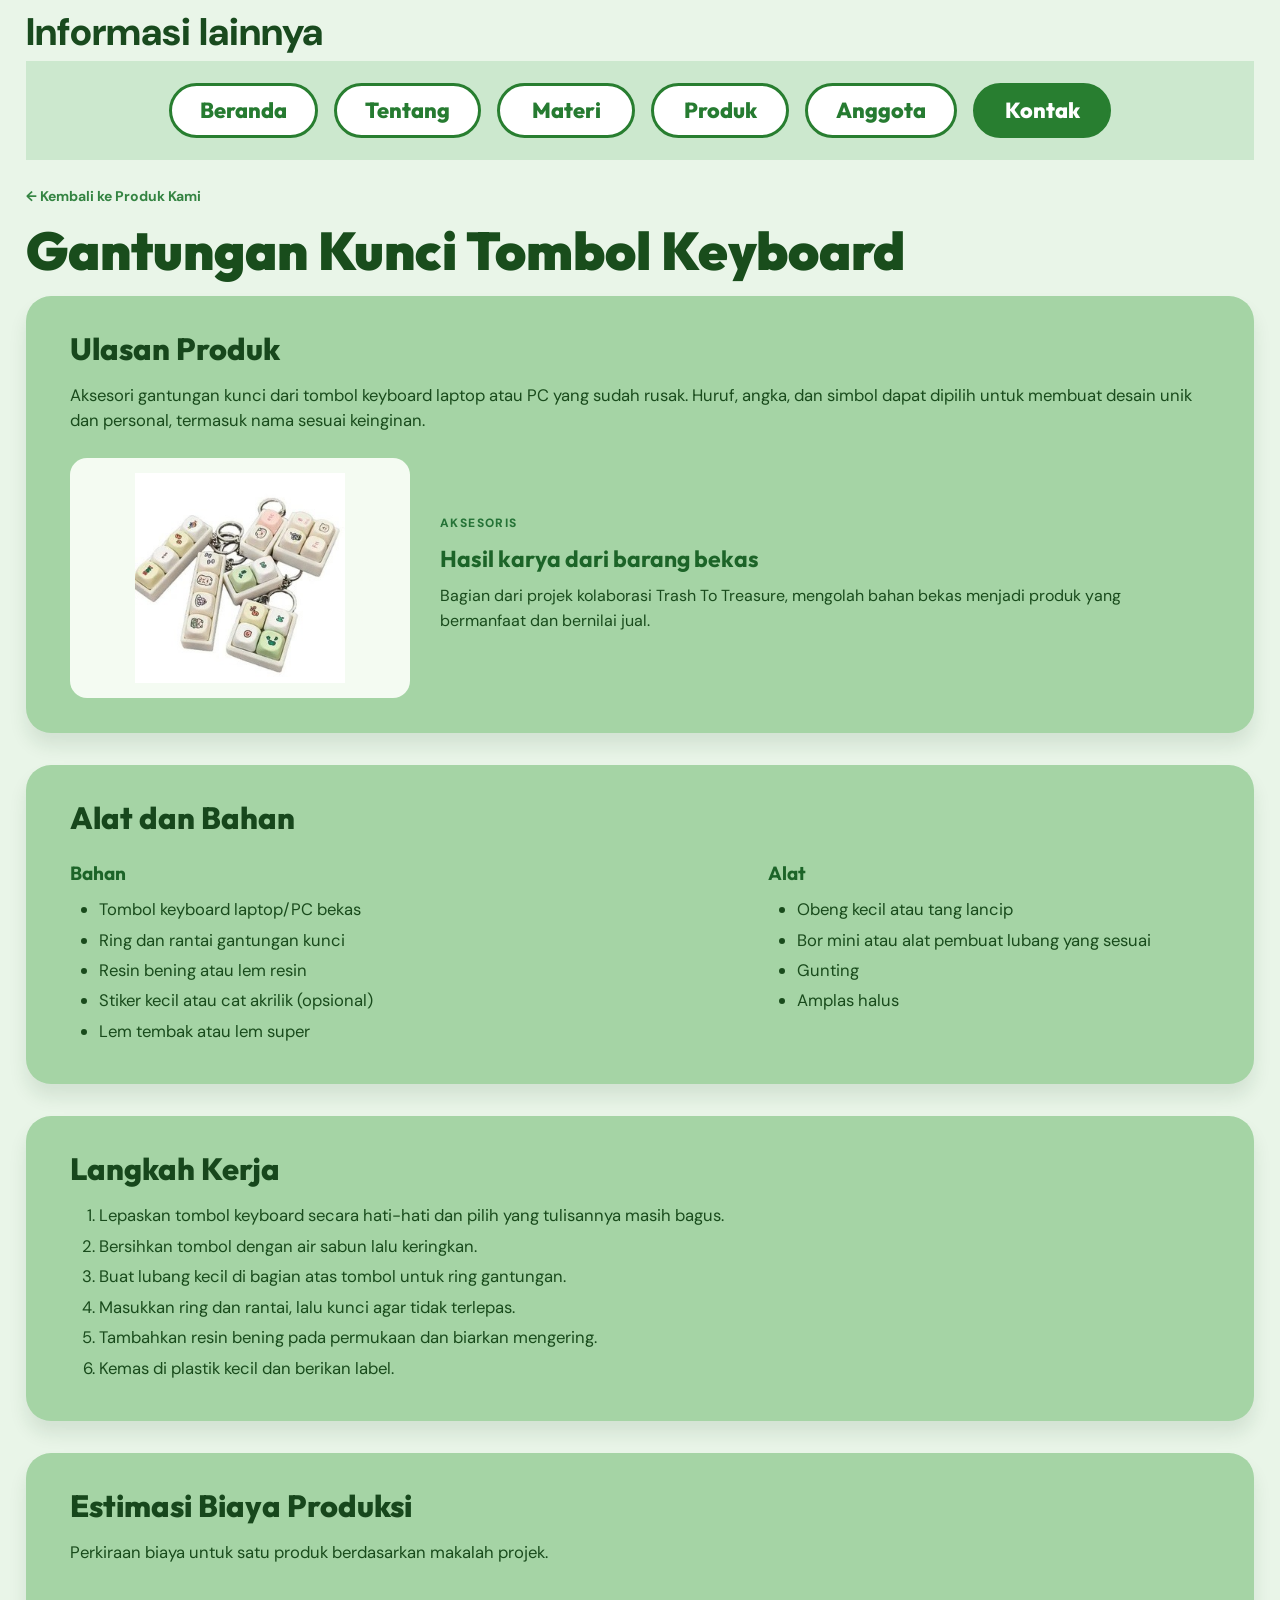
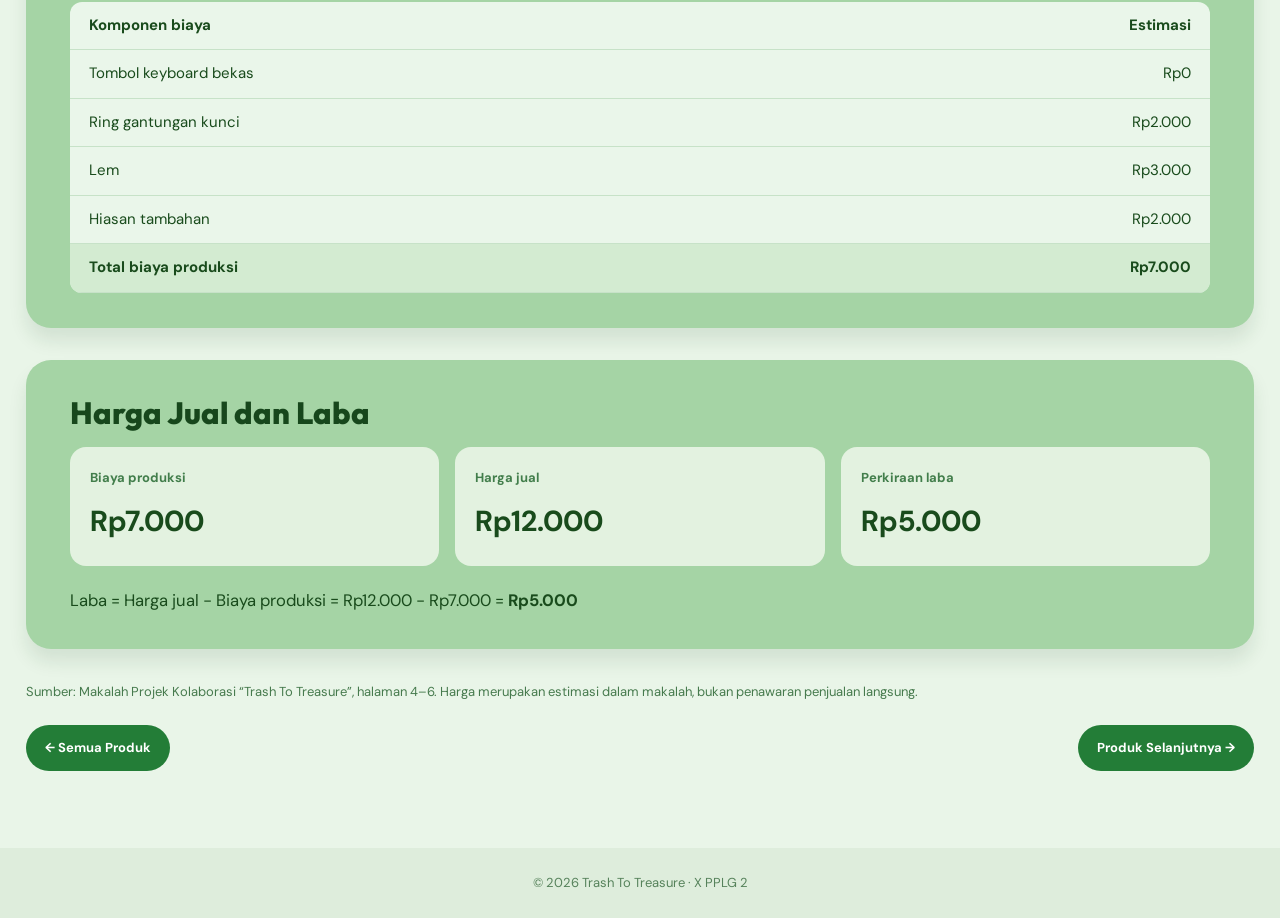
<file: produk-ganci-keyboard.html>
<!DOCTYPE html>

<html lang="id"><head><meta charset="utf-8"/><meta content="width=device-width, initial-scale=1" name="viewport"/><meta content="#e8f4e7" name="theme-color"/><title>Gantungan Kunci Tombol Keyboard | Trash To Treasure</title><link href="https://fonts.googleapis.com" rel="preconnect"/><link crossorigin="" href="https://fonts.gstatic.com" rel="preconnect"/><link href="https://fonts.googleapis.com/css2?family=DM+Sans:wght@400;500;600;700;800&amp;family=Outfit:wght@400;500;600;700;800;900&amp;display=swap" rel="stylesheet"/><link href="style.css" rel="stylesheet"/></head>
<body class="detail-body"><main class="detail-wrapper"><div class="other-heading">Informasi lainnya</div><nav aria-label="Navigasi situs" class="detail-navbar"><a href="index.html#beranda">Beranda</a><a href="index.html#tentang">Tentang</a><a href="index.html#materi">Materi</a><a href="index.html#produk">Produk</a><a href="index.html#anggota">Anggota</a><a class="nav-contact" href="index.html#kontak">Kontak</a></nav><a class="detail-back" href="index.html#produk">← Kembali ke Produk Kami</a><h1 class="detail-title">Gantungan Kunci Tombol Keyboard</h1>
<section class="detail-panel"><h2>Ulasan Produk</h2><p>Aksesori gantungan kunci dari tombol keyboard laptop atau PC yang sudah rusak. Huruf, angka, dan simbol dapat dipilih untuk membuat desain unik dan personal, termasuk nama sesuai keinginan.</p><div class="detail-showcase"><img alt="Gantungan Kunci Tombol Keyboard" src="gantungan-keyboard.jpg"/><div><span class="detail-category">AKSESORIS</span><h3>Hasil karya dari barang bekas</h3><p>Bagian dari projek kolaborasi Trash To Treasure, mengolah bahan bekas menjadi produk yang bermanfaat dan bernilai jual.</p></div></div></section>
<section class="detail-panel"><h2>Alat dan Bahan</h2><div class="detail-two-col"><div><h3>Bahan</h3><ul><li>Tombol keyboard laptop/PC bekas</li><li>Ring dan rantai gantungan kunci</li><li>Resin bening atau lem resin</li><li>Stiker kecil atau cat akrilik (opsional)</li><li>Lem tembak atau lem super</li></ul></div><div><h3>Alat</h3><ul><li>Obeng kecil atau tang lancip</li><li>Bor mini atau alat pembuat lubang yang sesuai</li><li>Gunting</li><li>Amplas halus</li></ul></div></div></section>
<section class="detail-panel"><h2>Langkah Kerja</h2><ol><li>Lepaskan tombol keyboard secara hati-hati dan pilih yang tulisannya masih bagus.</li><li>Bersihkan tombol dengan air sabun lalu keringkan.</li><li>Buat lubang kecil di bagian atas tombol untuk ring gantungan.</li><li>Masukkan ring dan rantai, lalu kunci agar tidak terlepas.</li><li>Tambahkan resin bening pada permukaan dan biarkan mengering.</li><li>Kemas di plastik kecil dan berikan label.</li></ol></section>
<section class="detail-panel"><h2>Estimasi Biaya Produksi</h2><p>Perkiraan biaya untuk satu produk berdasarkan makalah projek.</p><div class="detail-cost-table-wrap"><table class="detail-cost-table"><thead><tr><th>Komponen biaya</th><th>Estimasi</th></tr></thead><tbody><tr><td>Tombol keyboard bekas</td><td>Rp0</td></tr><tr><td>Ring gantungan kunci</td><td>Rp2.000</td></tr><tr><td>Lem</td><td>Rp3.000</td></tr><tr><td>Hiasan tambahan</td><td>Rp2.000</td></tr><tr class="total"><th>Total biaya produksi</th><th>Rp7.000</th></tr></tbody></table></div></section>
<section class="detail-panel"><h2>Harga Jual dan Laba</h2><div class="detail-totals"><div><span>Biaya produksi</span><strong>Rp7.000</strong></div><div><span>Harga jual</span><strong>Rp12.000</strong></div><div><span>Perkiraan laba</span><strong>Rp5.000</strong></div></div><p class="detail-formula">Laba = Harga jual − Biaya produksi = Rp12.000 − Rp7.000 = <strong>Rp5.000</strong></p></section>
<p class="detail-reference">Sumber: Makalah Projek Kolaborasi “Trash To Treasure”, halaman 4–6. Harga merupakan estimasi dalam makalah, bukan penawaran penjualan langsung.</p><nav class="detail-bottom-nav"><a href="index.html#produk">← Semua Produk</a><a href="produk-hiasan-motherboard.html">Produk Selanjutnya →</a></nav></main><footer class="detail-footer">© 2026 Trash To Treasure · X PPLG 2</footer></body></html>
</file>
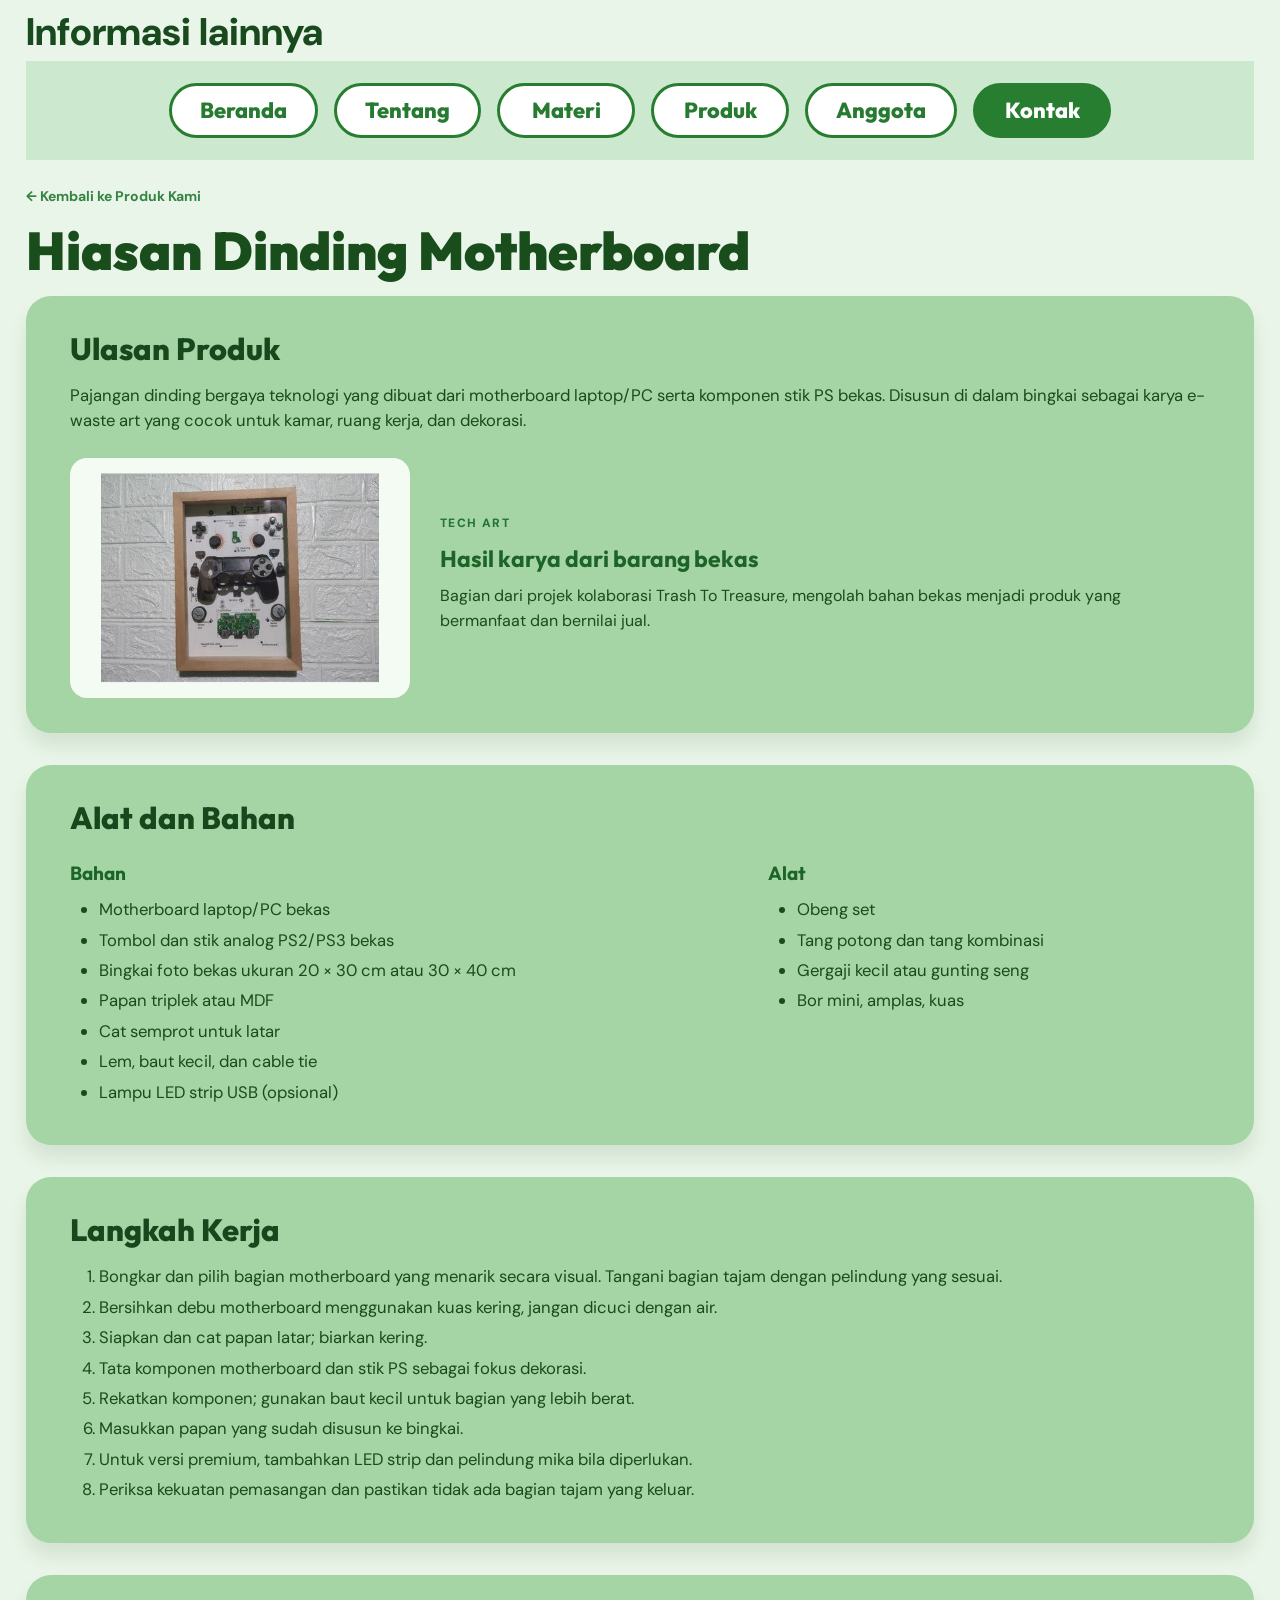
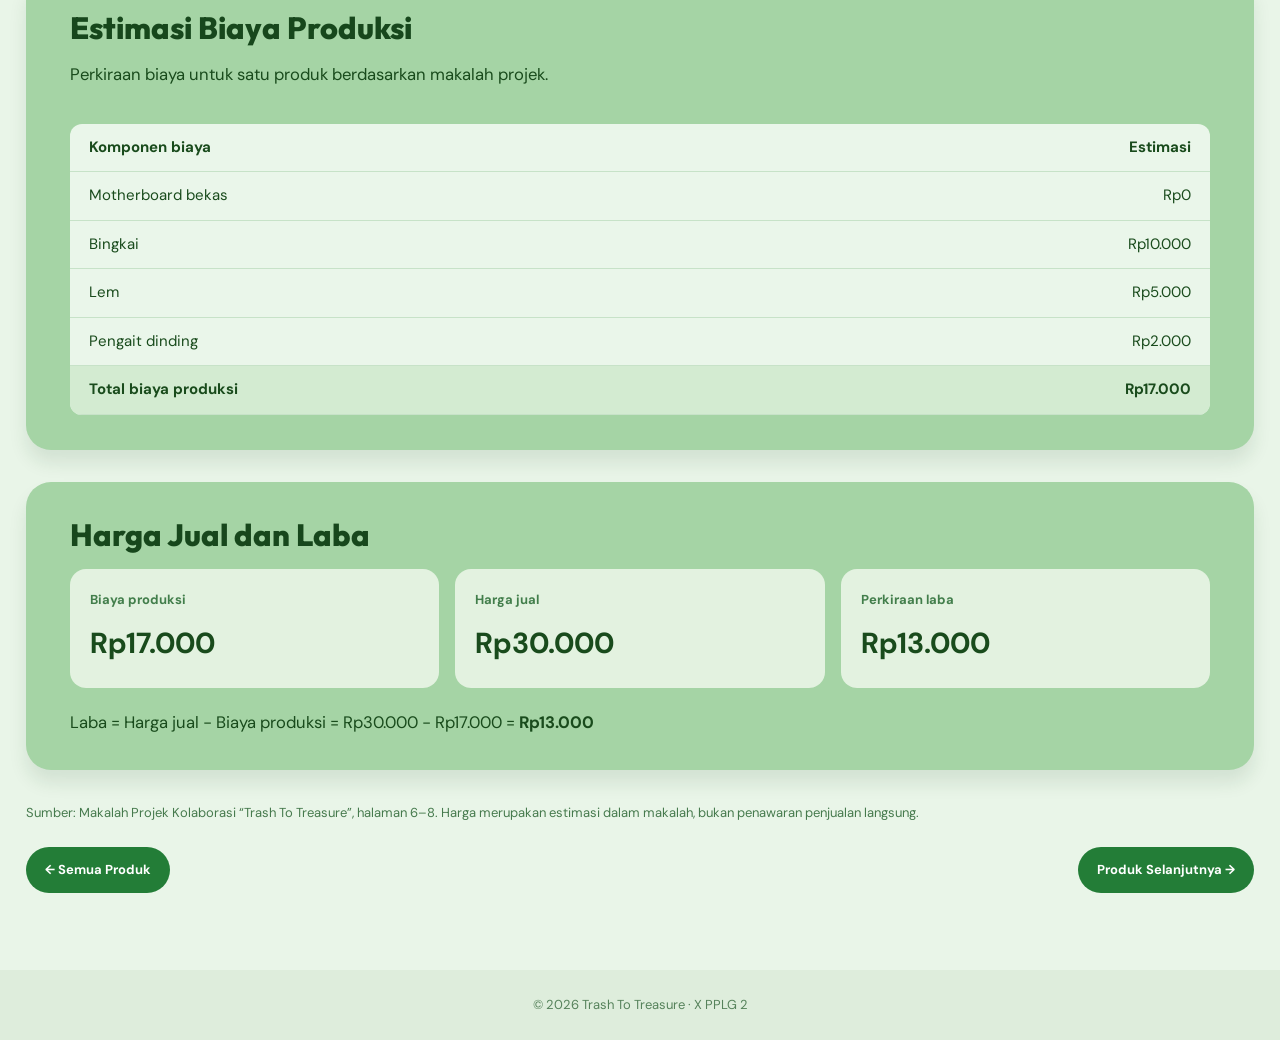
<file: produk-hiasan-motherboard.html>
<!DOCTYPE html>

<html lang="id"><head><meta charset="utf-8"/><meta content="width=device-width, initial-scale=1" name="viewport"/><meta content="#e8f4e7" name="theme-color"/><title>Hiasan Dinding Motherboard | Trash To Treasure</title><link href="https://fonts.googleapis.com" rel="preconnect"/><link crossorigin="" href="https://fonts.gstatic.com" rel="preconnect"/><link href="https://fonts.googleapis.com/css2?family=DM+Sans:wght@400;500;600;700;800&amp;family=Outfit:wght@400;500;600;700;800;900&amp;display=swap" rel="stylesheet"/><link href="style.css" rel="stylesheet"/></head>
<body class="detail-body"><main class="detail-wrapper"><div class="other-heading">Informasi lainnya</div><nav aria-label="Navigasi situs" class="detail-navbar"><a href="index.html#beranda">Beranda</a><a href="index.html#tentang">Tentang</a><a href="index.html#materi">Materi</a><a href="index.html#produk">Produk</a><a href="index.html#anggota">Anggota</a><a class="nav-contact" href="index.html#kontak">Kontak</a></nav><a class="detail-back" href="index.html#produk">← Kembali ke Produk Kami</a><h1 class="detail-title">Hiasan Dinding Motherboard</h1>
<section class="detail-panel"><h2>Ulasan Produk</h2><p>Pajangan dinding bergaya teknologi yang dibuat dari motherboard laptop/PC serta komponen stik PS bekas. Disusun di dalam bingkai sebagai karya e-waste art yang cocok untuk kamar, ruang kerja, dan dekorasi.</p><div class="detail-showcase"><img alt="Hiasan Dinding Motherboard" src="hiasan-motherboard.jpg"/><div><span class="detail-category">TECH ART</span><h3>Hasil karya dari barang bekas</h3><p>Bagian dari projek kolaborasi Trash To Treasure, mengolah bahan bekas menjadi produk yang bermanfaat dan bernilai jual.</p></div></div></section>
<section class="detail-panel"><h2>Alat dan Bahan</h2><div class="detail-two-col"><div><h3>Bahan</h3><ul><li>Motherboard laptop/PC bekas</li><li>Tombol dan stik analog PS2/PS3 bekas</li><li>Bingkai foto bekas ukuran 20 × 30 cm atau 30 × 40 cm</li><li>Papan triplek atau MDF</li><li>Cat semprot untuk latar</li><li>Lem, baut kecil, dan cable tie</li><li>Lampu LED strip USB (opsional)</li></ul></div><div><h3>Alat</h3><ul><li>Obeng set</li><li>Tang potong dan tang kombinasi</li><li>Gergaji kecil atau gunting seng</li><li>Bor mini, amplas, kuas</li></ul></div></div></section>
<section class="detail-panel"><h2>Langkah Kerja</h2><ol><li>Bongkar dan pilih bagian motherboard yang menarik secara visual. Tangani bagian tajam dengan pelindung yang sesuai.</li><li>Bersihkan debu motherboard menggunakan kuas kering, jangan dicuci dengan air.</li><li>Siapkan dan cat papan latar; biarkan kering.</li><li>Tata komponen motherboard dan stik PS sebagai fokus dekorasi.</li><li>Rekatkan komponen; gunakan baut kecil untuk bagian yang lebih berat.</li><li>Masukkan papan yang sudah disusun ke bingkai.</li><li>Untuk versi premium, tambahkan LED strip dan pelindung mika bila diperlukan.</li><li>Periksa kekuatan pemasangan dan pastikan tidak ada bagian tajam yang keluar.</li></ol></section>
<section class="detail-panel"><h2>Estimasi Biaya Produksi</h2><p>Perkiraan biaya untuk satu produk berdasarkan makalah projek.</p><div class="detail-cost-table-wrap"><table class="detail-cost-table"><thead><tr><th>Komponen biaya</th><th>Estimasi</th></tr></thead><tbody><tr><td>Motherboard bekas</td><td>Rp0</td></tr><tr><td>Bingkai</td><td>Rp10.000</td></tr><tr><td>Lem</td><td>Rp5.000</td></tr><tr><td>Pengait dinding</td><td>Rp2.000</td></tr><tr class="total"><th>Total biaya produksi</th><th>Rp17.000</th></tr></tbody></table></div></section>
<section class="detail-panel"><h2>Harga Jual dan Laba</h2><div class="detail-totals"><div><span>Biaya produksi</span><strong>Rp17.000</strong></div><div><span>Harga jual</span><strong>Rp30.000</strong></div><div><span>Perkiraan laba</span><strong>Rp13.000</strong></div></div><p class="detail-formula">Laba = Harga jual − Biaya produksi = Rp30.000 − Rp17.000 = <strong>Rp13.000</strong></p></section>
<p class="detail-reference">Sumber: Makalah Projek Kolaborasi “Trash To Treasure”, halaman 6–8. Harga merupakan estimasi dalam makalah, bukan penawaran penjualan langsung.</p><nav class="detail-bottom-nav"><a href="index.html#produk">← Semua Produk</a><a href="produk-tempat-pensil.html">Produk Selanjutnya →</a></nav></main><footer class="detail-footer">© 2026 Trash To Treasure · X PPLG 2</footer></body></html>
</file>
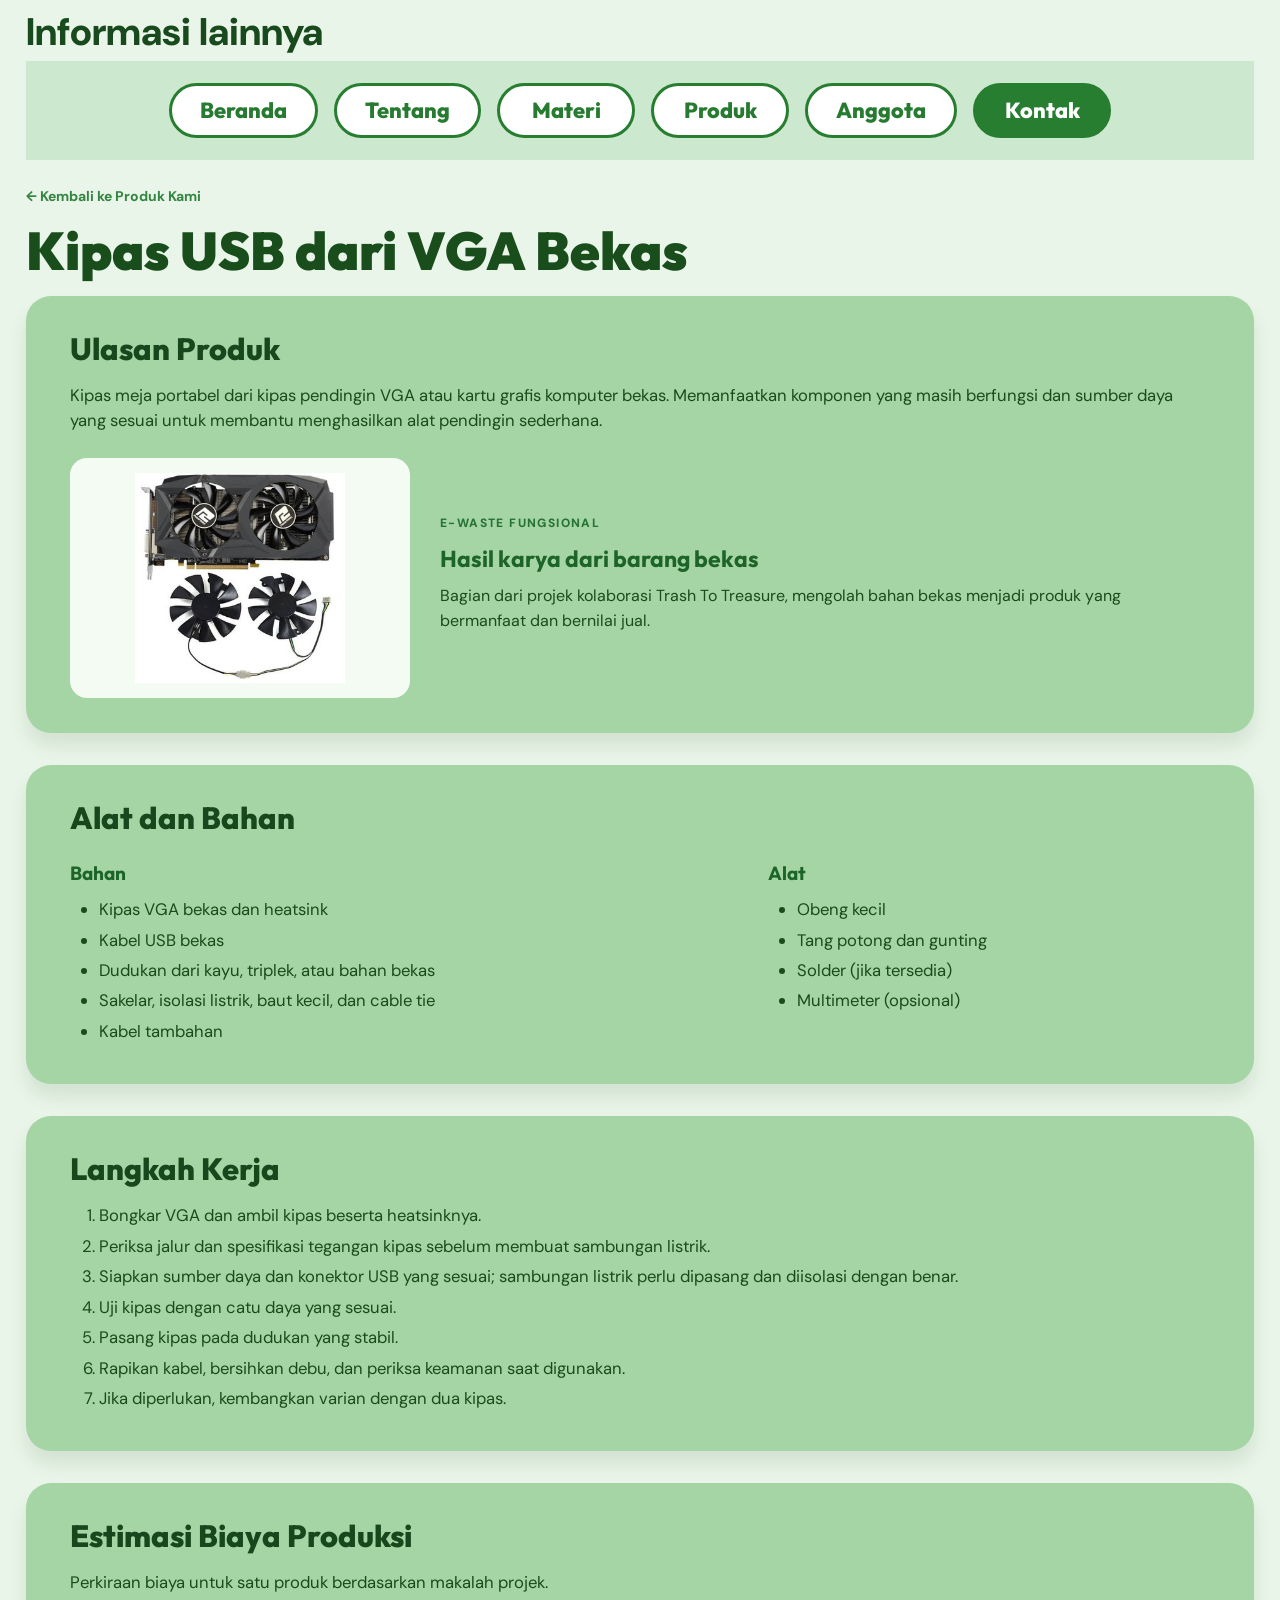
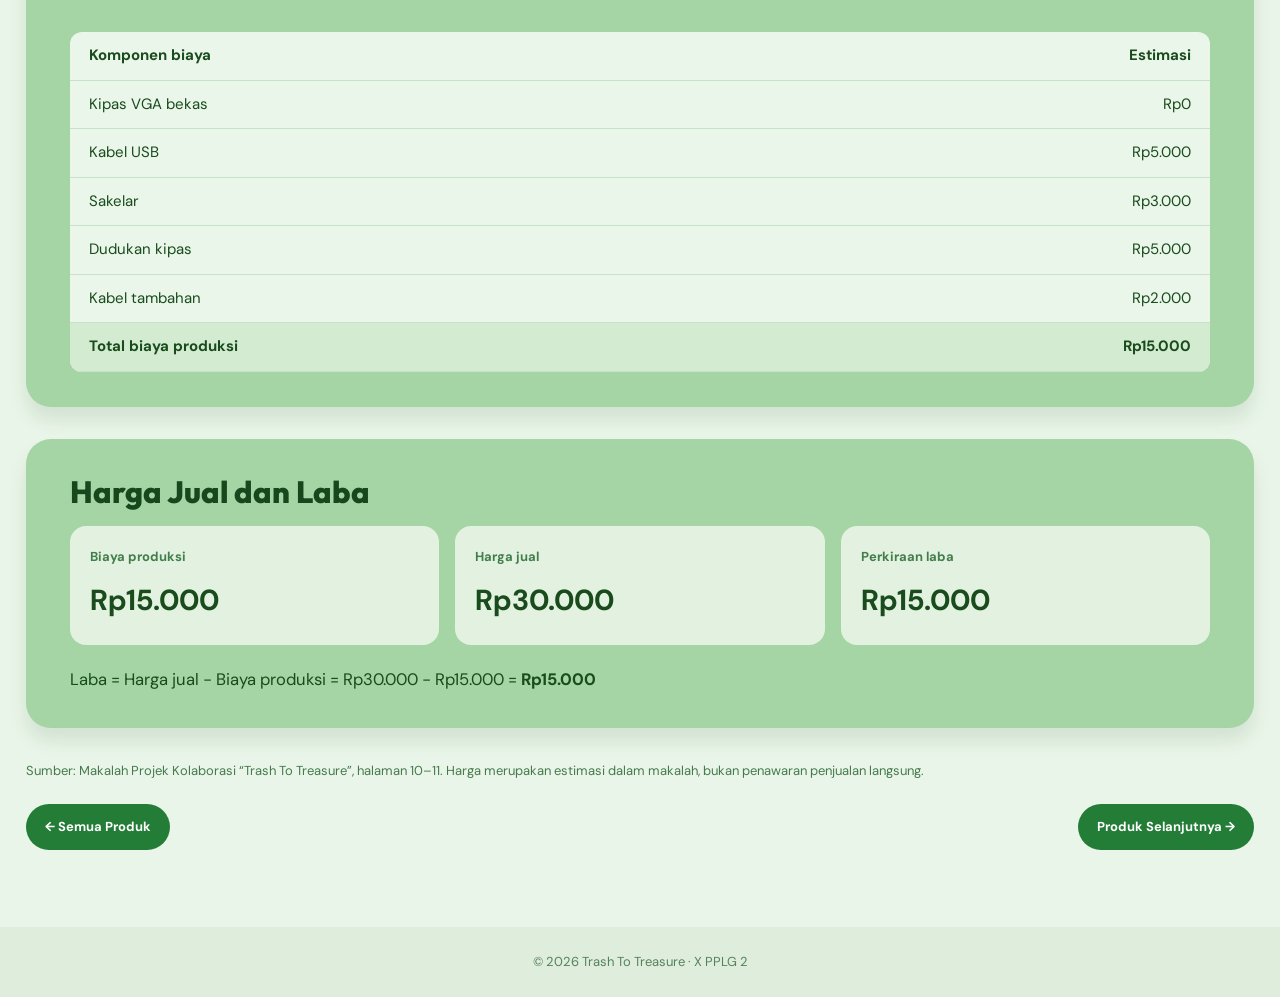
<file: produk-kipas-vga.html>
<!DOCTYPE html>

<html lang="id"><head><meta charset="utf-8"/><meta content="width=device-width, initial-scale=1" name="viewport"/><meta content="#e8f4e7" name="theme-color"/><title>Kipas USB dari VGA Bekas | Trash To Treasure</title><link href="https://fonts.googleapis.com" rel="preconnect"/><link crossorigin="" href="https://fonts.gstatic.com" rel="preconnect"/><link href="https://fonts.googleapis.com/css2?family=DM+Sans:wght@400;500;600;700;800&amp;family=Outfit:wght@400;500;600;700;800;900&amp;display=swap" rel="stylesheet"/><link href="style.css" rel="stylesheet"/></head>
<body class="detail-body"><main class="detail-wrapper"><div class="other-heading">Informasi lainnya</div><nav aria-label="Navigasi situs" class="detail-navbar"><a href="index.html#beranda">Beranda</a><a href="index.html#tentang">Tentang</a><a href="index.html#materi">Materi</a><a href="index.html#produk">Produk</a><a href="index.html#anggota">Anggota</a><a class="nav-contact" href="index.html#kontak">Kontak</a></nav><a class="detail-back" href="index.html#produk">← Kembali ke Produk Kami</a><h1 class="detail-title">Kipas USB dari VGA Bekas</h1>
<section class="detail-panel"><h2>Ulasan Produk</h2><p>Kipas meja portabel dari kipas pendingin VGA atau kartu grafis komputer bekas. Memanfaatkan komponen yang masih berfungsi dan sumber daya yang sesuai untuk membantu menghasilkan alat pendingin sederhana.</p><div class="detail-showcase"><img alt="Kipas USB dari VGA Bekas" src="kipas-vga.jpg"/><div><span class="detail-category">E-WASTE FUNGSIONAL</span><h3>Hasil karya dari barang bekas</h3><p>Bagian dari projek kolaborasi Trash To Treasure, mengolah bahan bekas menjadi produk yang bermanfaat dan bernilai jual.</p></div></div></section>
<section class="detail-panel"><h2>Alat dan Bahan</h2><div class="detail-two-col"><div><h3>Bahan</h3><ul><li>Kipas VGA bekas dan heatsink</li><li>Kabel USB bekas</li><li>Dudukan dari kayu, triplek, atau bahan bekas</li><li>Sakelar, isolasi listrik, baut kecil, dan cable tie</li><li>Kabel tambahan</li></ul></div><div><h3>Alat</h3><ul><li>Obeng kecil</li><li>Tang potong dan gunting</li><li>Solder (jika tersedia)</li><li>Multimeter (opsional)</li></ul></div></div></section>
<section class="detail-panel"><h2>Langkah Kerja</h2><ol><li>Bongkar VGA dan ambil kipas beserta heatsinknya.</li><li>Periksa jalur dan spesifikasi tegangan kipas sebelum membuat sambungan listrik.</li><li>Siapkan sumber daya dan konektor USB yang sesuai; sambungan listrik perlu dipasang dan diisolasi dengan benar.</li><li>Uji kipas dengan catu daya yang sesuai.</li><li>Pasang kipas pada dudukan yang stabil.</li><li>Rapikan kabel, bersihkan debu, dan periksa keamanan saat digunakan.</li><li>Jika diperlukan, kembangkan varian dengan dua kipas.</li></ol></section>
<section class="detail-panel"><h2>Estimasi Biaya Produksi</h2><p>Perkiraan biaya untuk satu produk berdasarkan makalah projek.</p><div class="detail-cost-table-wrap"><table class="detail-cost-table"><thead><tr><th>Komponen biaya</th><th>Estimasi</th></tr></thead><tbody><tr><td>Kipas VGA bekas</td><td>Rp0</td></tr><tr><td>Kabel USB</td><td>Rp5.000</td></tr><tr><td>Sakelar</td><td>Rp3.000</td></tr><tr><td>Dudukan kipas</td><td>Rp5.000</td></tr><tr><td>Kabel tambahan</td><td>Rp2.000</td></tr><tr class="total"><th>Total biaya produksi</th><th>Rp15.000</th></tr></tbody></table></div></section>
<section class="detail-panel"><h2>Harga Jual dan Laba</h2><div class="detail-totals"><div><span>Biaya produksi</span><strong>Rp15.000</strong></div><div><span>Harga jual</span><strong>Rp30.000</strong></div><div><span>Perkiraan laba</span><strong>Rp15.000</strong></div></div><p class="detail-formula">Laba = Harga jual − Biaya produksi = Rp30.000 − Rp15.000 = <strong>Rp15.000</strong></p></section>
<p class="detail-reference">Sumber: Makalah Projek Kolaborasi “Trash To Treasure”, halaman 10–11. Harga merupakan estimasi dalam makalah, bukan penawaran penjualan langsung.</p><nav class="detail-bottom-nav"><a href="index.html#produk">← Semua Produk</a><a href="produk-lampu-cd.html">Produk Selanjutnya →</a></nav></main><footer class="detail-footer">© 2026 Trash To Treasure · X PPLG 2</footer></body></html>
</file>
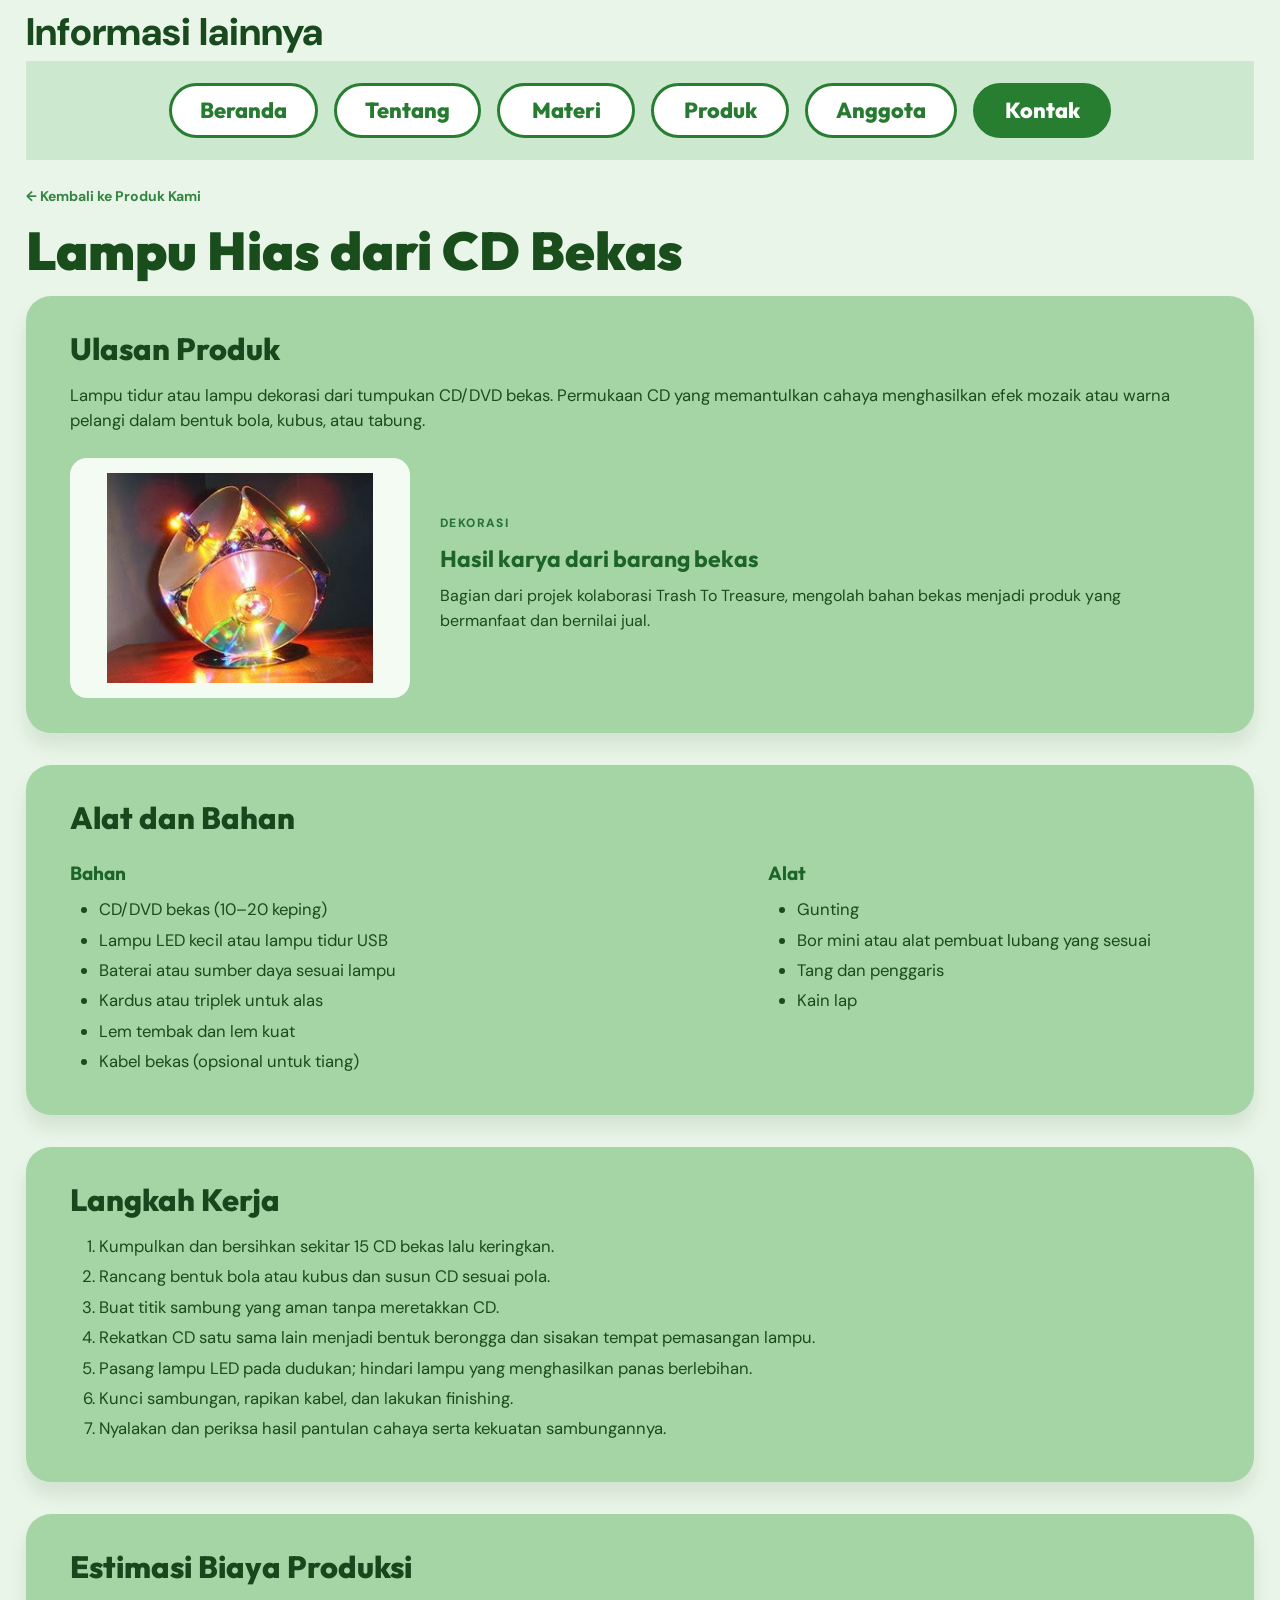
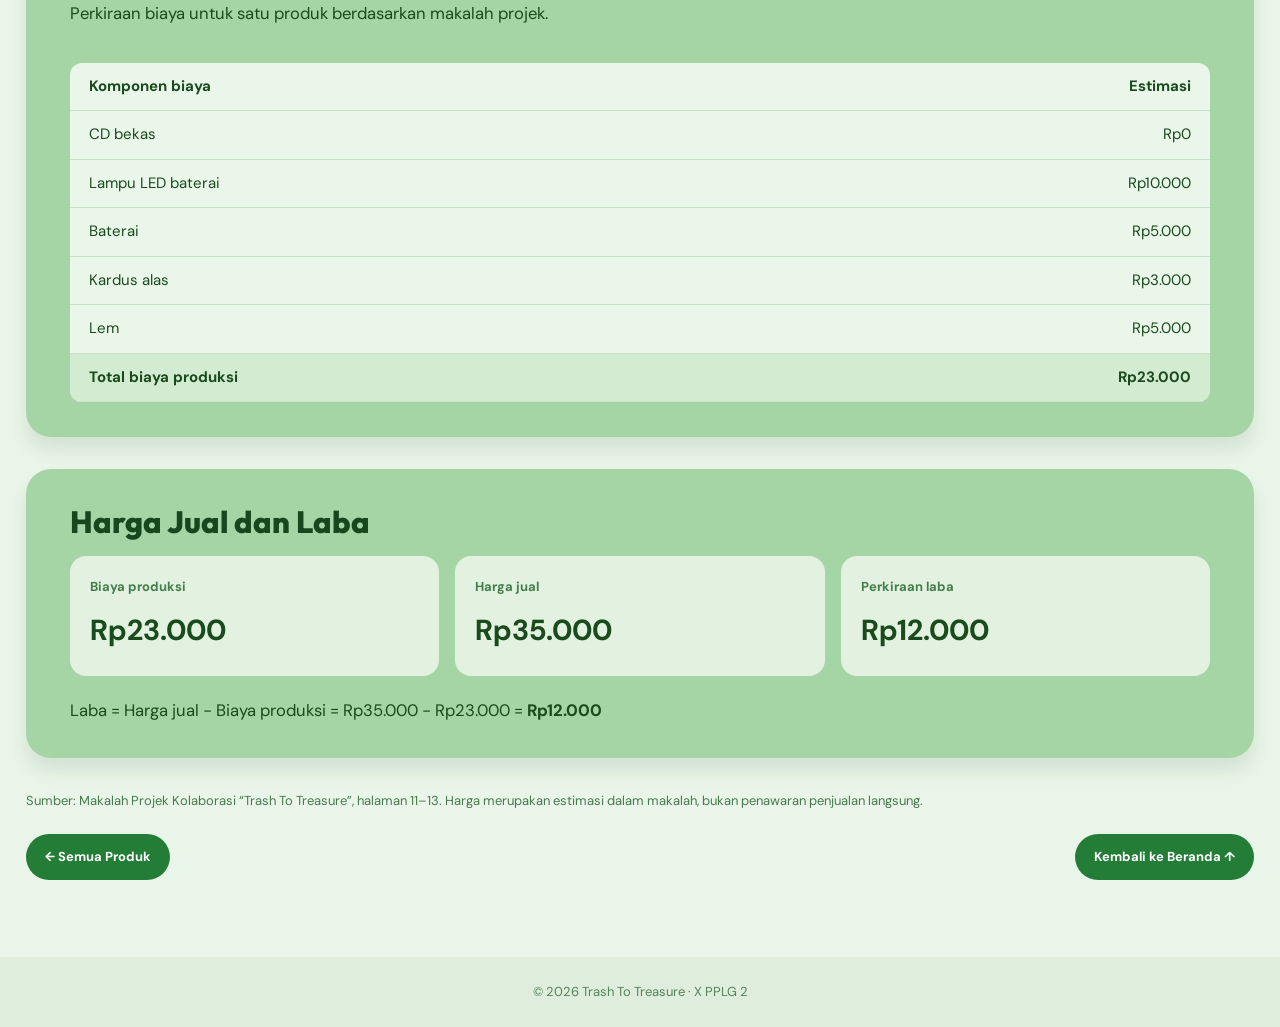
<file: produk-lampu-cd.html>
<!DOCTYPE html>

<html lang="id"><head><meta charset="utf-8"/><meta content="width=device-width, initial-scale=1" name="viewport"/><meta content="#e8f4e7" name="theme-color"/><title>Lampu Hias dari CD Bekas | Trash To Treasure</title><link href="https://fonts.googleapis.com" rel="preconnect"/><link crossorigin="" href="https://fonts.gstatic.com" rel="preconnect"/><link href="https://fonts.googleapis.com/css2?family=DM+Sans:wght@400;500;600;700;800&amp;family=Outfit:wght@400;500;600;700;800;900&amp;display=swap" rel="stylesheet"/><link href="style.css" rel="stylesheet"/></head>
<body class="detail-body"><main class="detail-wrapper"><div class="other-heading">Informasi lainnya</div><nav aria-label="Navigasi situs" class="detail-navbar"><a href="index.html#beranda">Beranda</a><a href="index.html#tentang">Tentang</a><a href="index.html#materi">Materi</a><a href="index.html#produk">Produk</a><a href="index.html#anggota">Anggota</a><a class="nav-contact" href="index.html#kontak">Kontak</a></nav><a class="detail-back" href="index.html#produk">← Kembali ke Produk Kami</a><h1 class="detail-title">Lampu Hias dari CD Bekas</h1>
<section class="detail-panel"><h2>Ulasan Produk</h2><p>Lampu tidur atau lampu dekorasi dari tumpukan CD/DVD bekas. Permukaan CD yang memantulkan cahaya menghasilkan efek mozaik atau warna pelangi dalam bentuk bola, kubus, atau tabung.</p><div class="detail-showcase"><img alt="Lampu Hias dari CD Bekas" src="lampu-cd.jpg"/><div><span class="detail-category">DEKORASI</span><h3>Hasil karya dari barang bekas</h3><p>Bagian dari projek kolaborasi Trash To Treasure, mengolah bahan bekas menjadi produk yang bermanfaat dan bernilai jual.</p></div></div></section>
<section class="detail-panel"><h2>Alat dan Bahan</h2><div class="detail-two-col"><div><h3>Bahan</h3><ul><li>CD/DVD bekas (10–20 keping)</li><li>Lampu LED kecil atau lampu tidur USB</li><li>Baterai atau sumber daya sesuai lampu</li><li>Kardus atau triplek untuk alas</li><li>Lem tembak dan lem kuat</li><li>Kabel bekas (opsional untuk tiang)</li></ul></div><div><h3>Alat</h3><ul><li>Gunting</li><li>Bor mini atau alat pembuat lubang yang sesuai</li><li>Tang dan penggaris</li><li>Kain lap</li></ul></div></div></section>
<section class="detail-panel"><h2>Langkah Kerja</h2><ol><li>Kumpulkan dan bersihkan sekitar 15 CD bekas lalu keringkan.</li><li>Rancang bentuk bola atau kubus dan susun CD sesuai pola.</li><li>Buat titik sambung yang aman tanpa meretakkan CD.</li><li>Rekatkan CD satu sama lain menjadi bentuk berongga dan sisakan tempat pemasangan lampu.</li><li>Pasang lampu LED pada dudukan; hindari lampu yang menghasilkan panas berlebihan.</li><li>Kunci sambungan, rapikan kabel, dan lakukan finishing.</li><li>Nyalakan dan periksa hasil pantulan cahaya serta kekuatan sambungannya.</li></ol></section>
<section class="detail-panel"><h2>Estimasi Biaya Produksi</h2><p>Perkiraan biaya untuk satu produk berdasarkan makalah projek.</p><div class="detail-cost-table-wrap"><table class="detail-cost-table"><thead><tr><th>Komponen biaya</th><th>Estimasi</th></tr></thead><tbody><tr><td>CD bekas</td><td>Rp0</td></tr><tr><td>Lampu LED baterai</td><td>Rp10.000</td></tr><tr><td>Baterai</td><td>Rp5.000</td></tr><tr><td>Kardus alas</td><td>Rp3.000</td></tr><tr><td>Lem</td><td>Rp5.000</td></tr><tr class="total"><th>Total biaya produksi</th><th>Rp23.000</th></tr></tbody></table></div></section>
<section class="detail-panel"><h2>Harga Jual dan Laba</h2><div class="detail-totals"><div><span>Biaya produksi</span><strong>Rp23.000</strong></div><div><span>Harga jual</span><strong>Rp35.000</strong></div><div><span>Perkiraan laba</span><strong>Rp12.000</strong></div></div><p class="detail-formula">Laba = Harga jual − Biaya produksi = Rp35.000 − Rp23.000 = <strong>Rp12.000</strong></p></section>
<p class="detail-reference">Sumber: Makalah Projek Kolaborasi “Trash To Treasure”, halaman 11–13. Harga merupakan estimasi dalam makalah, bukan penawaran penjualan langsung.</p><nav class="detail-bottom-nav"><a href="index.html#produk">← Semua Produk</a><a href="index.html#beranda">Kembali ke Beranda ↑</a></nav></main><footer class="detail-footer">© 2026 Trash To Treasure · X PPLG 2</footer></body></html>
</file>
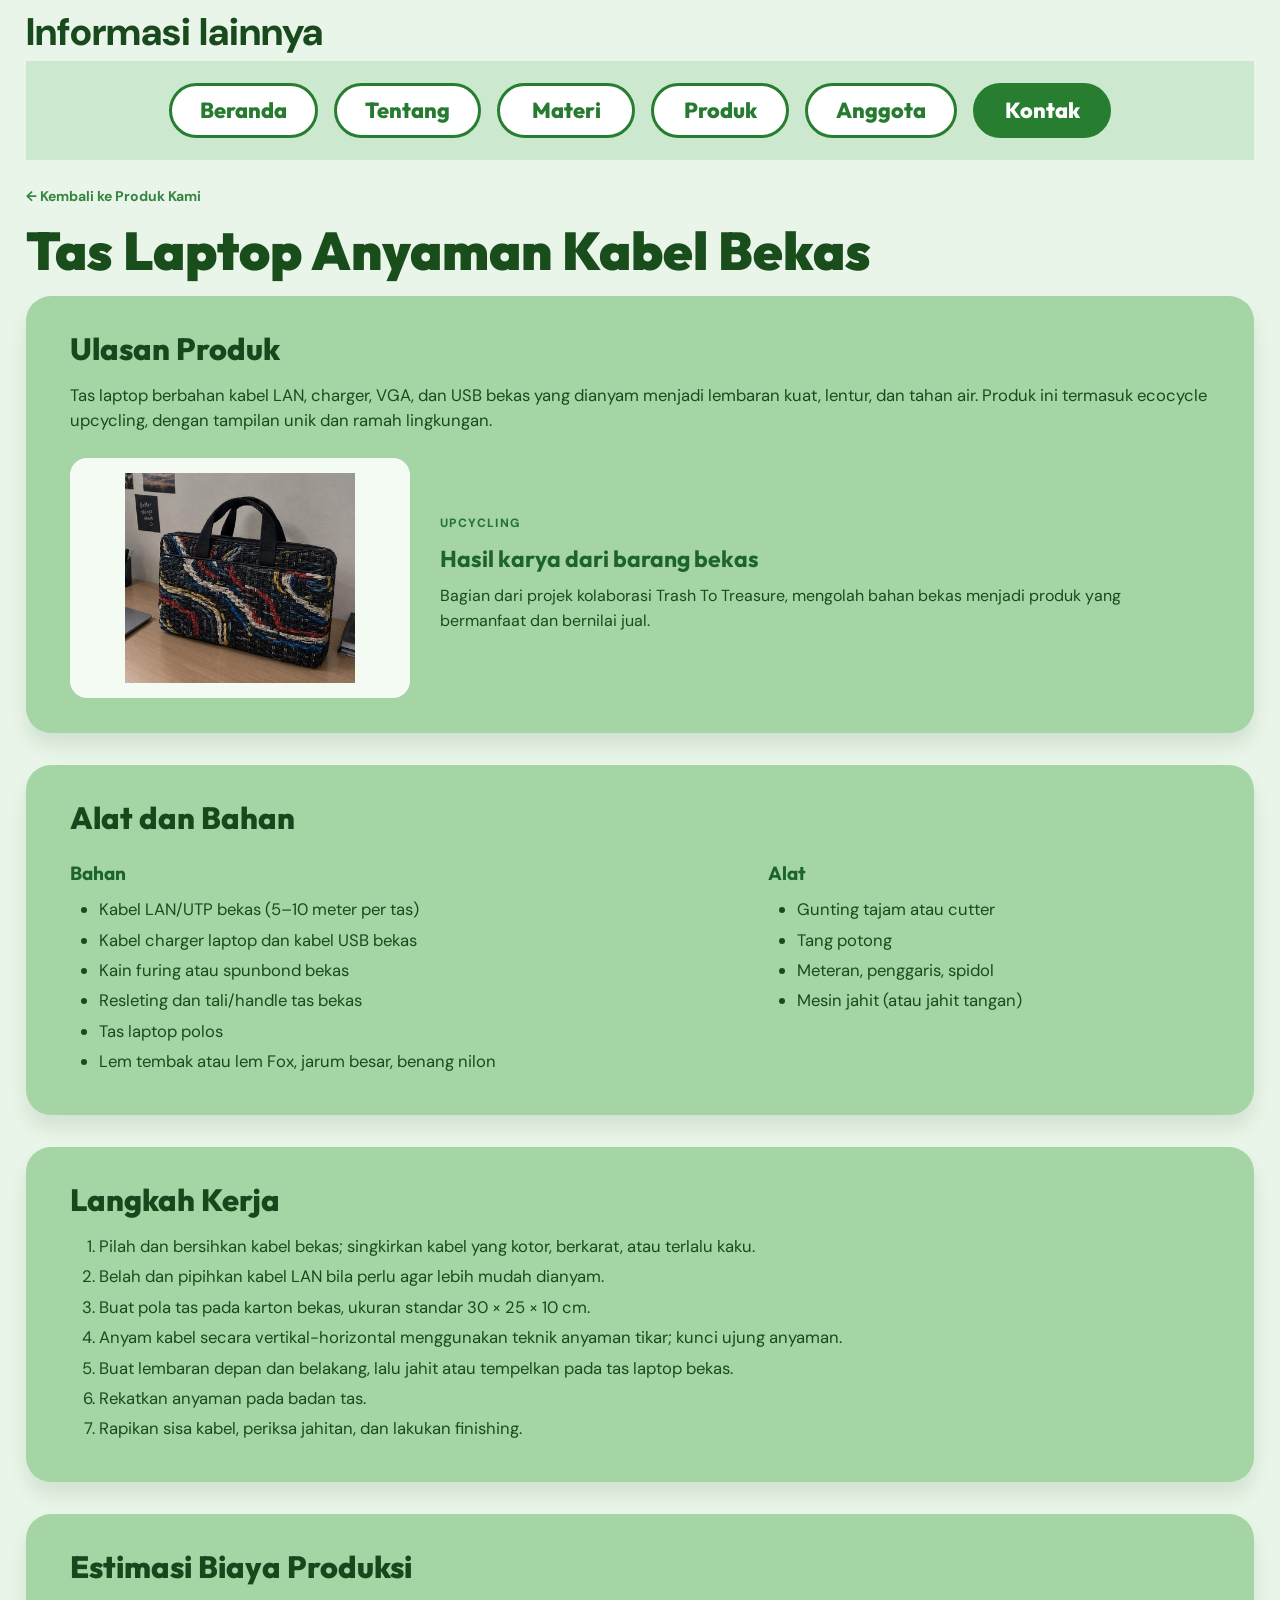
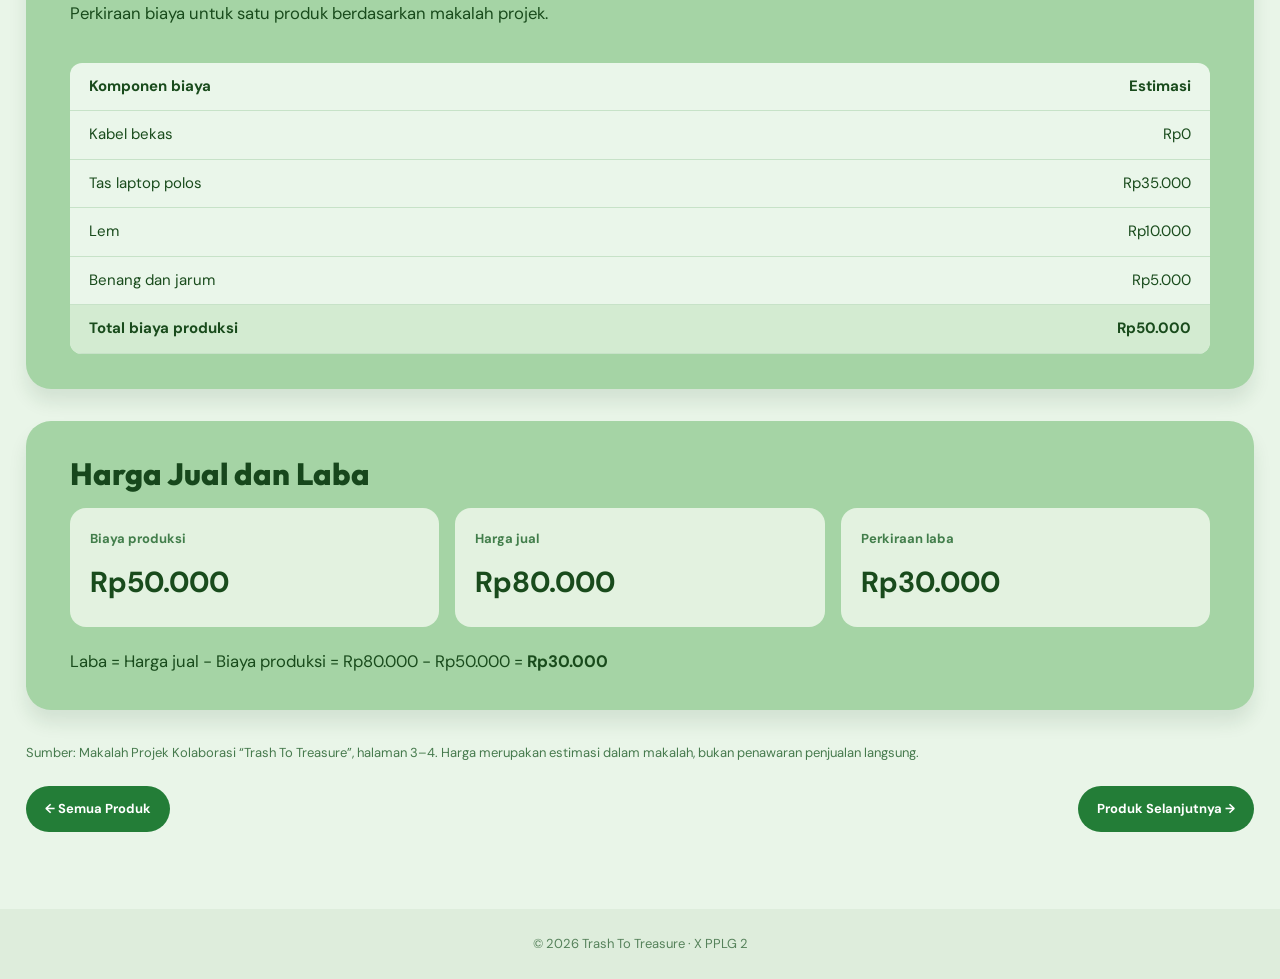
<file: produk-tas-laptop.html>
<!DOCTYPE html>

<html lang="id"><head><meta charset="utf-8"/><meta content="width=device-width, initial-scale=1" name="viewport"/><meta content="#e8f4e7" name="theme-color"/><title>Tas Laptop Anyaman Kabel Bekas | Trash To Treasure</title><link href="https://fonts.googleapis.com" rel="preconnect"/><link crossorigin="" href="https://fonts.gstatic.com" rel="preconnect"/><link href="https://fonts.googleapis.com/css2?family=DM+Sans:wght@400;500;600;700;800&amp;family=Outfit:wght@400;500;600;700;800;900&amp;display=swap" rel="stylesheet"/><link href="style.css" rel="stylesheet"/></head>
<body class="detail-body"><main class="detail-wrapper"><div class="other-heading">Informasi lainnya</div><nav aria-label="Navigasi situs" class="detail-navbar"><a href="index.html#beranda">Beranda</a><a href="index.html#tentang">Tentang</a><a href="index.html#materi">Materi</a><a href="index.html#produk">Produk</a><a href="index.html#anggota">Anggota</a><a class="nav-contact" href="index.html#kontak">Kontak</a></nav><a class="detail-back" href="index.html#produk">← Kembali ke Produk Kami</a><h1 class="detail-title">Tas Laptop Anyaman Kabel Bekas</h1>
<section class="detail-panel"><h2>Ulasan Produk</h2><p>Tas laptop berbahan kabel LAN, charger, VGA, dan USB bekas yang dianyam menjadi lembaran kuat, lentur, dan tahan air. Produk ini termasuk ecocycle upcycling, dengan tampilan unik dan ramah lingkungan.</p><div class="detail-showcase"><img alt="Tas Laptop Anyaman Kabel Bekas" src="tas-laptop-kabel.jpg"/><div><span class="detail-category">UPCYCLING</span><h3>Hasil karya dari barang bekas</h3><p>Bagian dari projek kolaborasi Trash To Treasure, mengolah bahan bekas menjadi produk yang bermanfaat dan bernilai jual.</p></div></div></section>
<section class="detail-panel"><h2>Alat dan Bahan</h2><div class="detail-two-col"><div><h3>Bahan</h3><ul><li>Kabel LAN/UTP bekas (5–10 meter per tas)</li><li>Kabel charger laptop dan kabel USB bekas</li><li>Kain furing atau spunbond bekas</li><li>Resleting dan tali/handle tas bekas</li><li>Tas laptop polos</li><li>Lem tembak atau lem Fox, jarum besar, benang nilon</li></ul></div><div><h3>Alat</h3><ul><li>Gunting tajam atau cutter</li><li>Tang potong</li><li>Meteran, penggaris, spidol</li><li>Mesin jahit (atau jahit tangan)</li></ul></div></div></section>
<section class="detail-panel"><h2>Langkah Kerja</h2><ol><li>Pilah dan bersihkan kabel bekas; singkirkan kabel yang kotor, berkarat, atau terlalu kaku.</li><li>Belah dan pipihkan kabel LAN bila perlu agar lebih mudah dianyam.</li><li>Buat pola tas pada karton bekas, ukuran standar 30 × 25 × 10 cm.</li><li>Anyam kabel secara vertikal-horizontal menggunakan teknik anyaman tikar; kunci ujung anyaman.</li><li>Buat lembaran depan dan belakang, lalu jahit atau tempelkan pada tas laptop bekas.</li><li>Rekatkan anyaman pada badan tas.</li><li>Rapikan sisa kabel, periksa jahitan, dan lakukan finishing.</li></ol></section>
<section class="detail-panel"><h2>Estimasi Biaya Produksi</h2><p>Perkiraan biaya untuk satu produk berdasarkan makalah projek.</p><div class="detail-cost-table-wrap"><table class="detail-cost-table"><thead><tr><th>Komponen biaya</th><th>Estimasi</th></tr></thead><tbody><tr><td>Kabel bekas</td><td>Rp0</td></tr><tr><td>Tas laptop polos</td><td>Rp35.000</td></tr><tr><td>Lem</td><td>Rp10.000</td></tr><tr><td>Benang dan jarum</td><td>Rp5.000</td></tr><tr class="total"><th>Total biaya produksi</th><th>Rp50.000</th></tr></tbody></table></div></section>
<section class="detail-panel"><h2>Harga Jual dan Laba</h2><div class="detail-totals"><div><span>Biaya produksi</span><strong>Rp50.000</strong></div><div><span>Harga jual</span><strong>Rp80.000</strong></div><div><span>Perkiraan laba</span><strong>Rp30.000</strong></div></div><p class="detail-formula">Laba = Harga jual − Biaya produksi = Rp80.000 − Rp50.000 = <strong>Rp30.000</strong></p></section>
<p class="detail-reference">Sumber: Makalah Projek Kolaborasi “Trash To Treasure”, halaman 3–4. Harga merupakan estimasi dalam makalah, bukan penawaran penjualan langsung.</p><nav class="detail-bottom-nav"><a href="index.html#produk">← Semua Produk</a><a href="produk-ganci-keyboard.html">Produk Selanjutnya →</a></nav></main><footer class="detail-footer">© 2026 Trash To Treasure · X PPLG 2</footer></body></html>
</file>
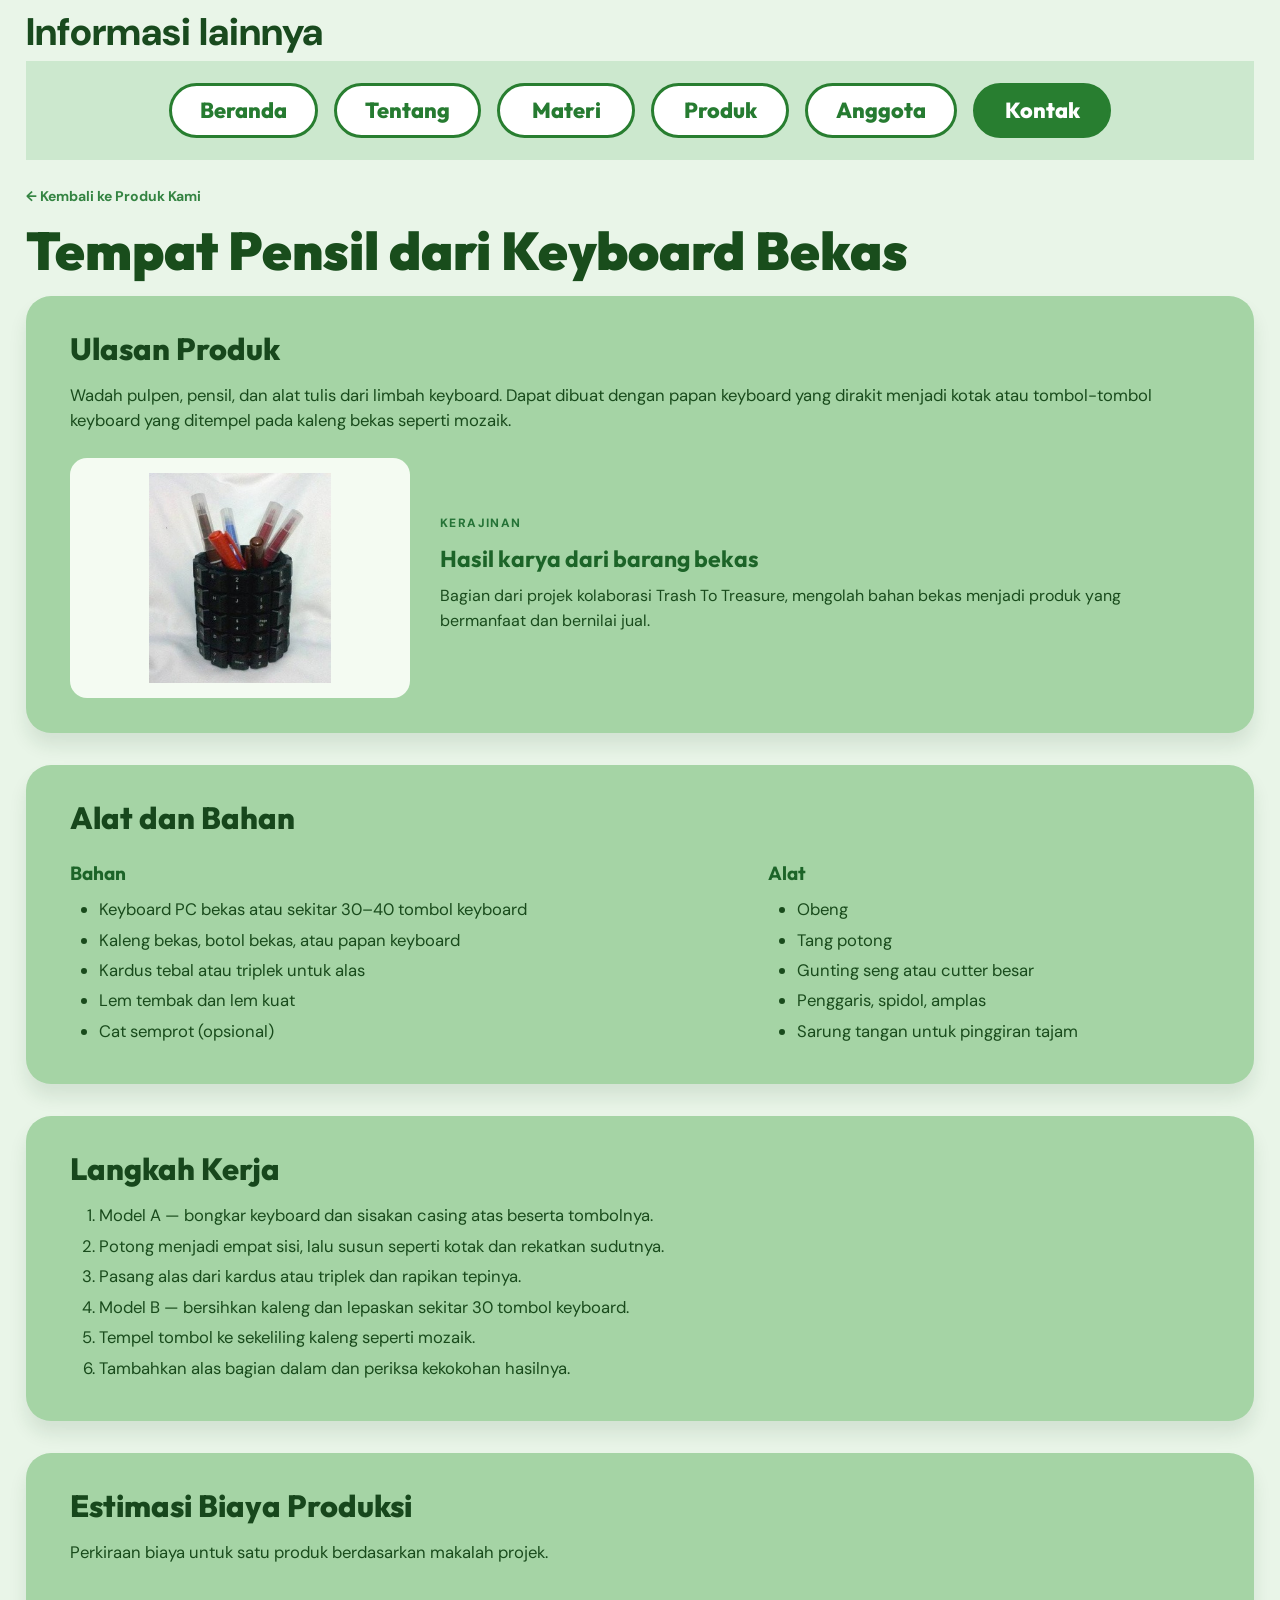
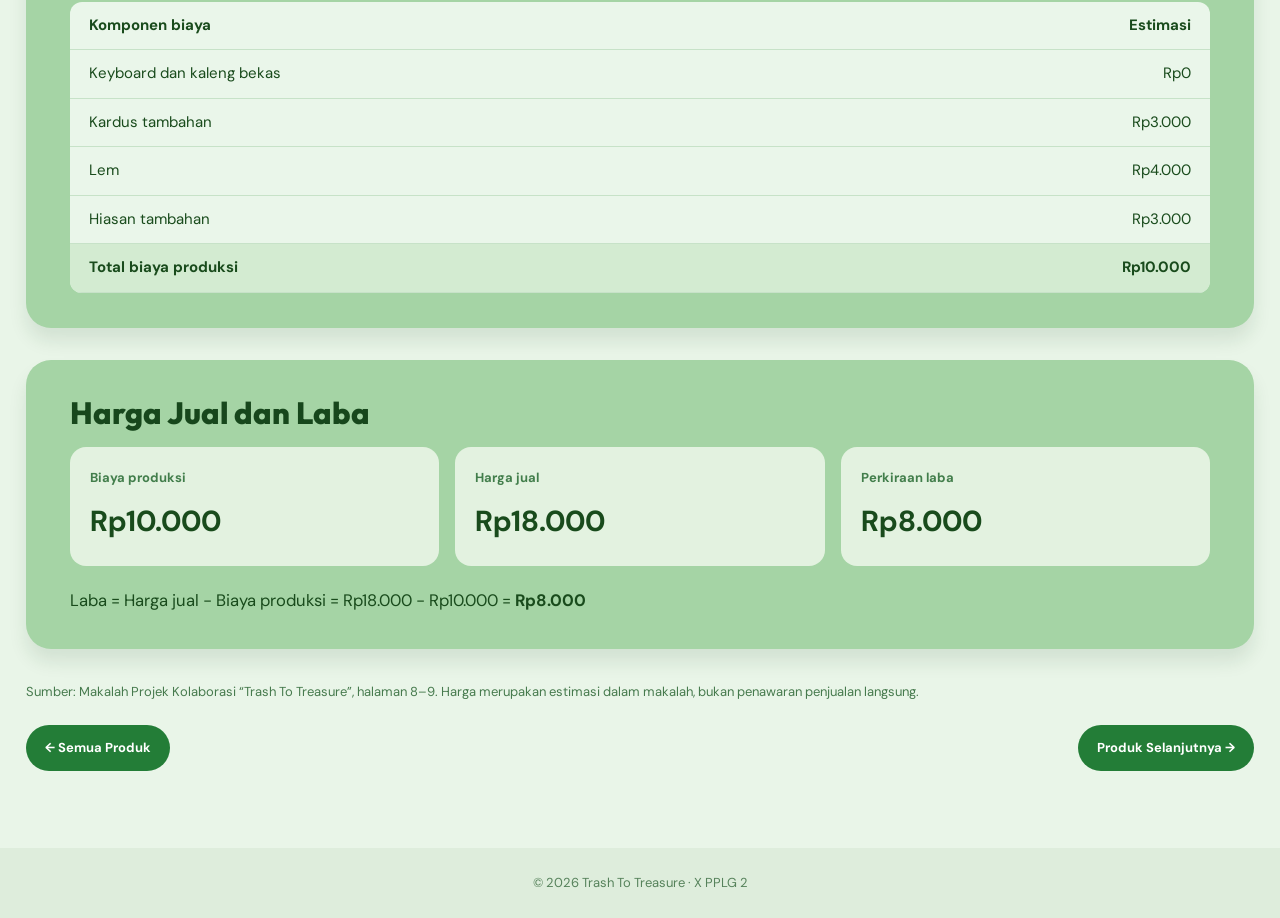
<file: produk-tempat-pensil.html>
<!DOCTYPE html>

<html lang="id"><head><meta charset="utf-8"/><meta content="width=device-width, initial-scale=1" name="viewport"/><meta content="#e8f4e7" name="theme-color"/><title>Tempat Pensil dari Keyboard Bekas | Trash To Treasure</title><link href="https://fonts.googleapis.com" rel="preconnect"/><link crossorigin="" href="https://fonts.gstatic.com" rel="preconnect"/><link href="https://fonts.googleapis.com/css2?family=DM+Sans:wght@400;500;600;700;800&amp;family=Outfit:wght@400;500;600;700;800;900&amp;display=swap" rel="stylesheet"/><link href="style.css" rel="stylesheet"/></head>
<body class="detail-body"><main class="detail-wrapper"><div class="other-heading">Informasi lainnya</div><nav aria-label="Navigasi situs" class="detail-navbar"><a href="index.html#beranda">Beranda</a><a href="index.html#tentang">Tentang</a><a href="index.html#materi">Materi</a><a href="index.html#produk">Produk</a><a href="index.html#anggota">Anggota</a><a class="nav-contact" href="index.html#kontak">Kontak</a></nav><a class="detail-back" href="index.html#produk">← Kembali ke Produk Kami</a><h1 class="detail-title">Tempat Pensil dari Keyboard Bekas</h1>
<section class="detail-panel"><h2>Ulasan Produk</h2><p>Wadah pulpen, pensil, dan alat tulis dari limbah keyboard. Dapat dibuat dengan papan keyboard yang dirakit menjadi kotak atau tombol-tombol keyboard yang ditempel pada kaleng bekas seperti mozaik.</p><div class="detail-showcase"><img alt="Tempat Pensil dari Keyboard Bekas" src="tempat-pensil-keyboard.jpg"/><div><span class="detail-category">KERAJINAN</span><h3>Hasil karya dari barang bekas</h3><p>Bagian dari projek kolaborasi Trash To Treasure, mengolah bahan bekas menjadi produk yang bermanfaat dan bernilai jual.</p></div></div></section>
<section class="detail-panel"><h2>Alat dan Bahan</h2><div class="detail-two-col"><div><h3>Bahan</h3><ul><li>Keyboard PC bekas atau sekitar 30–40 tombol keyboard</li><li>Kaleng bekas, botol bekas, atau papan keyboard</li><li>Kardus tebal atau triplek untuk alas</li><li>Lem tembak dan lem kuat</li><li>Cat semprot (opsional)</li></ul></div><div><h3>Alat</h3><ul><li>Obeng</li><li>Tang potong</li><li>Gunting seng atau cutter besar</li><li>Penggaris, spidol, amplas</li><li>Sarung tangan untuk pinggiran tajam</li></ul></div></div></section>
<section class="detail-panel"><h2>Langkah Kerja</h2><ol><li>Model A — bongkar keyboard dan sisakan casing atas beserta tombolnya.</li><li>Potong menjadi empat sisi, lalu susun seperti kotak dan rekatkan sudutnya.</li><li>Pasang alas dari kardus atau triplek dan rapikan tepinya.</li><li>Model B — bersihkan kaleng dan lepaskan sekitar 30 tombol keyboard.</li><li>Tempel tombol ke sekeliling kaleng seperti mozaik.</li><li>Tambahkan alas bagian dalam dan periksa kekokohan hasilnya.</li></ol></section>
<section class="detail-panel"><h2>Estimasi Biaya Produksi</h2><p>Perkiraan biaya untuk satu produk berdasarkan makalah projek.</p><div class="detail-cost-table-wrap"><table class="detail-cost-table"><thead><tr><th>Komponen biaya</th><th>Estimasi</th></tr></thead><tbody><tr><td>Keyboard dan kaleng bekas</td><td>Rp0</td></tr><tr><td>Kardus tambahan</td><td>Rp3.000</td></tr><tr><td>Lem</td><td>Rp4.000</td></tr><tr><td>Hiasan tambahan</td><td>Rp3.000</td></tr><tr class="total"><th>Total biaya produksi</th><th>Rp10.000</th></tr></tbody></table></div></section>
<section class="detail-panel"><h2>Harga Jual dan Laba</h2><div class="detail-totals"><div><span>Biaya produksi</span><strong>Rp10.000</strong></div><div><span>Harga jual</span><strong>Rp18.000</strong></div><div><span>Perkiraan laba</span><strong>Rp8.000</strong></div></div><p class="detail-formula">Laba = Harga jual − Biaya produksi = Rp18.000 − Rp10.000 = <strong>Rp8.000</strong></p></section>
<p class="detail-reference">Sumber: Makalah Projek Kolaborasi “Trash To Treasure”, halaman 8–9. Harga merupakan estimasi dalam makalah, bukan penawaran penjualan langsung.</p><nav class="detail-bottom-nav"><a href="index.html#produk">← Semua Produk</a><a href="produk-kipas-vga.html">Produk Selanjutnya →</a></nav></main><footer class="detail-footer">© 2026 Trash To Treasure · X PPLG 2</footer></body></html>
</file>
<file: style.css>
:root{--forest:#102d24;--forest-2:#173f30;--green:#387959;--lime:#bce28b;--light:#f5f9f3;--pale:#eaf3e9;--paper:#fff;--ink:#172c22;--muted:#64746c;--radius:21px;--shadow:0 20px 50px rgba(17,45,31,.09)}
*,*::before,*::after{box-sizing:border-box}html{scroll-behavior:smooth;scroll-padding-top:90px}body{margin:0;font-family:'DM Sans',sans-serif;background:var(--light);color:var(--ink);line-height:1.7}h1,h2,h3,h4,p{margin-top:0}h1,h2,h3,h4{line-height:1.2}h1,h2,h3,.logo{font-family:'Outfit','DM Sans',sans-serif}a{color:inherit;text-decoration:none}img{max-width:100%}button,input,textarea{font:inherit}button,a,summary{-webkit-tap-highlight-color:transparent}button{cursor:pointer}section{padding:96px max(6%,calc((100% - 1160px)/2));scroll-margin-top:75px}.site-header{position:sticky;z-index:50;top:0;background:rgba(255,255,255,.96);box-shadow:0 2px 18px rgba(15,53,33,.055);backdrop-filter:blur(15px)}.navbar{max-width:1260px;margin:auto;padding:15px 32px;min-height:76px;display:flex;justify-content:space-between;align-items:center;gap:30px}.logo{white-space:nowrap;font-weight:800;font-size:23px;color:var(--forest);letter-spacing:-.7px}.logo em{font-style:normal;color:#378657}.logo-symbol{color:#379452;font-size:28px;vertical-align:-2px}.nav-menu{display:flex;gap:29px;align-items:center;list-style:none;margin:0;padding:0}.nav-menu a{color:#3d5247;font-weight:700;font-size:13px;transition:color .2s}.nav-menu a:hover,.nav-menu a:focus-visible{color:#258d4a}.menu-toggle{display:none;background:none;border:0;width:42px;padding:8px}.menu-toggle span{display:block;height:2px;background:var(--forest);margin:6px 0;border-radius:3px}.hero{min-height:min(790px,calc(100svh - 76px));position:relative;isolation:isolate;display:flex;align-items:center;justify-content:center;text-align:center;background:linear-gradient(120deg,rgba(7,29,22,.88),rgba(21,68,39,.57)),url('Hutan-Musim-5.webp') center/cover,linear-gradient(125deg,#102c20,#426c43 55%,#1d4938);color:#fff;padding-top:100px;padding-bottom:110px}.hero:before{content:'';position:absolute;z-index:-1;inset:0;background:radial-gradient(ellipse at 70% 70%,transparent 15%,rgba(4,24,14,.33) 95%)}.hero-inner{max-width:930px;position:relative}.hero-kicker{display:inline-flex;align-items:center;gap:9px;background:rgba(255,255,255,.12);border:1px solid rgba(255,255,255,.25);border-radius:40px;padding:7px 17px;font-size:11px;font-weight:800;letter-spacing:2px;margin-bottom:27px}.dot{height:8px;width:8px;background:#c5eb7e;border-radius:50%;box-shadow:0 0 15px #9be16d}.hero h1{font-size:clamp(47px,6.9vw,91px);line-height:1.06;letter-spacing:-2.8px;margin:0 0 24px;font-weight:800}.hero h1 span{color:#c4eb96}.hero-tagline{font-family:'Outfit',sans-serif;font-size:clamp(19px,2.7vw,30px);font-weight:600;margin-bottom:15px}.hero-description{font-size:15px;color:#e3ede4;max-width:570px;margin:0 auto 29px}.btn{display:inline-flex;align-items:center;justify-content:center;gap:14px;padding:14px 27px;border:0;border-radius:50px;font-weight:800;font-size:14px;transition:transform .25s,background .25s,box-shadow .25s}.btn:hover{transform:translateY(-3px)}.btn-primary{background:#bce28b;color:#183a25;box-shadow:0 10px 30px rgba(3,19,7,.13)}.btn-primary:hover{background:#d1f1a6}.hero-scroll{position:absolute;bottom:28px;left:50%;transform:translateX(-50%);color:#d3e9d1;font-size:10px;letter-spacing:2px;font-weight:700}.hero-scroll span{display:block;font-size:22px;line-height:1.3}.section-heading{text-align:center;max-width:760px;margin:0 auto 46px}.eyebrow,.mini-tag{font-size:11px;font-weight:800;letter-spacing:2.1px;color:#368c56;text-transform:uppercase;margin-bottom:11px}.section-heading h2{font-size:clamp(33px,3.8vw,48px);letter-spacing:-1.35px;margin:0;color:var(--forest)}.section-description{margin:17px auto 0;color:var(--muted);font-size:15px;max-width:670px}.about{background:#fff}.about-grid{display:grid;grid-template-columns:1.1fr 1fr;max-width:1080px;margin:auto;gap:65px;align-items:center}.about-text{font-size:15px;color:#647269}.about-text h3{font-size:26px;color:var(--forest);margin-bottom:16px}.about-text p{margin-bottom:16px}.about-stats{display:grid;grid-template-columns:1fr 1fr;gap:18px}.stat-card{border-radius:var(--radius);background:var(--pale);padding:27px 25px;transition:transform .25s}.stat-card:hover{transform:translateY(-4px)}.stat-card:last-child{grid-column:1/-1;background:var(--forest-2);color:#fff}.stat-card h3{font-size:38px;color:#328454;margin:0 0 2px}.stat-card:last-child h3{color:#c3e78d}.stat-card p{font-size:13px;margin:0;color:#607467}.stat-card:last-child p{color:#e1eddf}.principle{background:#e8f2e7}.principle-grid{max-width:1110px;margin:auto;display:grid;grid-template-columns:repeat(3,minmax(0,1fr));gap:23px;align-items:start}.principle-card{padding:28px;border:1px solid #d9e9db;background:#fff;border-radius:var(--radius);box-shadow:0 9px 20px rgba(19,55,34,.025);transition:transform .25s,box-shadow .25s}.principle-card:hover{transform:translateY(-5px);box-shadow:var(--shadow)}.principle-card summary{list-style:none;cursor:pointer}.principle-card summary::-webkit-details-marker,.materi-card summary::-webkit-details-marker{display:none}.principle-card .number{display:inline-grid;place-items:center;width:54px;height:54px;border-radius:15px;background:var(--pale);color:#27864e;font-weight:800;margin-bottom:23px}.principle-card h3{font-size:26px;color:#17372a;margin-bottom:10px}.principle-card summary p{font-size:14px;color:var(--muted);margin-bottom:0}.click-info{display:inline-block;margin-top:22px;color:#318c54;font-size:12px;font-weight:800}.principle-card[open] .click-info{font-size:0}.principle-card[open] .click-info:before{content:'− Tutup materi';font-size:12px}.principle-content{border-top:1px solid #deebdf;margin-top:20px;padding-top:14px;animation:reveal .25s ease}.principle-content h4{font-size:14px;color:#2a7647;margin:17px 0 7px}.principle-content p,.principle-content li{font-size:13px;color:#617167;line-height:1.8}.principle-content ul,.detail-materi ul,.detail-materi ol{padding-left:20px}.materi-section{background:#fff}.materi-section>input[type=radio]{position:absolute;opacity:0;width:1px;height:1px}.materi-tabs{display:flex;justify-content:center;gap:10px;margin-bottom:45px}.materi-tabs label{cursor:pointer;border:1px solid #d2e3d5;border-radius:50px;padding:11px 28px;font-weight:800;color:#53705b;font-size:14px;transition:background .2s,color .2s}.materi-tabs label:hover{background:#eaf4ea}#matematika:checked~.materi-tabs label[for=matematika],#bahasa-inggris:checked~.materi-tabs label[for=bahasa-inggris]{background:var(--forest-2);border-color:var(--forest-2);color:#fff}.isi-matematika,.isi-inggris{display:none}#matematika:checked~.isi-matematika,#bahasa-inggris:checked~.isi-inggris{display:block}.materi-title{max-width:800px;margin:0 auto 28px;text-align:center}.materi-title h3{font-size:28px;color:var(--forest);margin-bottom:10px}.materi-title p{color:var(--muted);font-size:14px}.materi-grid{max-width:1160px;margin:auto;display:grid;grid-template-columns:repeat(3,minmax(0,1fr));gap:24px;align-items:start}.materi-card{border-radius:var(--radius);overflow:hidden;background:#f8fbf7;border:1px solid #e0eae0;transition:transform .25s,box-shadow .25s}.materi-card:hover{transform:translateY(-5px);box-shadow:var(--shadow)}.materi-card>img{display:block;width:100%;height:260px;object-fit:contain;background:#e9f3e8;padding:10px}.materi-card:has(>img[style*='display: none'])::before{content:'📚';display:grid;place-items:center;height:230px;font-size:70px;background:#e9f3e8}.materi-content{padding:26px}.materi-content .kategori{font-size:10px;letter-spacing:1.5px;font-weight:800;color:#328652}.materi-content h3{font-size:21px;color:var(--forest);margin:12px 0 10px}.materi-content>p{font-size:13px;color:var(--muted);margin-bottom:16px}.materi-card details{border-top:1px solid #dce8de;padding-top:14px}.materi-card summary{list-style:none;cursor:pointer;font-size:13px;color:#2f8350;font-weight:800;display:flex;justify-content:space-between;align-items:center;gap:12px}.materi-card summary::after{content:'+';font-size:21px}.materi-card details[open] summary::after{content:'−'}.detail-materi{margin-top:14px;border-radius:14px;background:#e9f3e8;padding:17px;animation:reveal .25s ease}.detail-materi h4{font-size:14px;color:#2c7c4b;margin:17px 0 7px}.detail-materi p,.detail-materi li{font-size:12px;color:#55695d;line-height:1.8}.products{background:#edf5ec}.product-grid{max-width:1160px;margin:auto;display:grid;grid-template-columns:repeat(3,minmax(0,1fr));gap:25px}.product-grid>.product-card{border:1px solid #e2e9e0;border-radius:var(--radius);overflow:hidden;background:#fff;transition:transform .25s,box-shadow .25s;display:block;min-width:0}.product-grid>.product-card:hover{transform:translateY(-7px);box-shadow:var(--shadow)}.product-image{display:block;width:100%;height:225px;overflow:hidden;background:linear-gradient(135deg,#d6e9ce,#eef6e8);position:relative}.product-image img{display:block;width:100%;height:100%;object-fit:cover;transition:transform .4s}.product-card:hover .product-image img{transform:scale(1.06)}.product-image.image-missing:after{content:attr(data-fallback);position:absolute;inset:0;display:grid;place-items:center;font-size:80px;color:#438a5e}.product-content{padding:23px 25px 26px}.product-content span{color:#328952;font-size:10px;font-weight:800;letter-spacing:1.3px}.product-content h3{font-size:21px;margin:11px 0;color:#1d3828}.product-content p{font-size:13px;color:#64766c;margin:0 0 17px}.product-content b{font-size:13px;color:#328852}.members{background:#fff}.member-grid{max-width:1040px;margin:auto;display:grid;grid-template-columns:repeat(3,minmax(0,1fr));gap:24px}.member-card{text-align:center;background:#f7fbf6;border:1px solid #e3ece1;border-radius:var(--radius);padding:38px 18px;transition:transform .25s,box-shadow .25s}.member-card:hover{transform:translateY(-6px);box-shadow:var(--shadow)}.avatar{width:128px;height:128px;border-radius:50%;overflow:hidden;border:5px solid #d8e9d5;background:#d4e9d5;margin:0 auto 21px;position:relative}.avatar img{width:100%;height:100%;object-fit:cover;display:block}.avatar.image-missing:after{content:'👤';position:absolute;inset:0;display:grid;place-items:center;font-size:50px}.member-card h3{font-size:20px;line-height:1.3;margin:0 0 9px;color:var(--forest)}.member-card p{font-size:13px;font-weight:700;color:#528061;margin:0}.contact{background:#edf5eb}.contact-grid{max-width:1070px;margin:auto;display:grid;grid-template-columns:1.05fr .95fr;gap:36px;align-items:stretch}.contact-form-panel,.contact-information{border-radius:23px;padding:36px}.contact-form-panel{background:#fff;box-shadow:var(--shadow)}.contact-form-panel h3{font-size:27px;color:var(--forest);margin-bottom:23px}#contact-form{display:flex;flex-direction:column;gap:9px}#contact-form label{font-size:13px;color:#365b43;font-weight:700}#contact-form input,#contact-form textarea{background:#f7faf6;width:100%;border:1px solid #d8e7d9;border-radius:11px;padding:13px 15px;color:#1e3527;outline:none;margin-bottom:11px}#contact-form input:focus,#contact-form textarea:focus{border-color:#52a66a;box-shadow:0 0 0 3px rgba(67,167,93,.13)}#contact-form textarea{resize:vertical}#contact-form .btn{align-self:start}.form-status{color:#3b8658;font-size:12px;margin:3px 0 0}.contact-information{background:var(--forest-2);color:#fff;display:flex;flex-direction:column;justify-content:center}.contact-information .mini-tag{color:#b8e58b}.contact-information h3{font-size:clamp(26px,3vw,36px);letter-spacing:-.8px;margin:7px 0 15px}.contact-information>p{font-size:14px;color:#cbded0;margin-bottom:25px}.contact-point{display:flex;gap:16px;padding:15px 0;border-top:1px solid rgba(255,255,255,.15)}.contact-point>span{width:42px;height:42px;border-radius:12px;background:rgba(187,227,146,.15);display:grid;place-items:center;color:#bcdf8c;font-size:23px;flex-shrink:0}.contact-point b{font-size:14px}.contact-point p{font-size:12px;color:#c8dfcd;margin:2px 0 0}.site-footer{background:#0e2a21;color:#fff;padding:63px max(6%,calc((100% - 1160px)/2)) 20px}.footer-top{display:grid;grid-template-columns:2fr 1fr;gap:70px;padding-bottom:43px}.footer-logo{font-family:'Outfit',sans-serif;font-size:24px;font-weight:800}.footer-top p{color:#c2d6c6;max-width:410px;font-size:13px;margin:12px 0}.footer-top h3{font-size:17px;margin:0 0 18px}.footer-links{display:grid;grid-template-columns:1fr 1fr;gap:10px}.footer-links a{font-size:13px;color:#c2d6c6}.footer-links a:hover{color:#bce28b}.footer-bottom{border-top:1px solid #375447;padding-top:20px;text-align:center;color:#a7c1ad;font-size:12px}.product-dialog{border:0;border-radius:24px;padding:0;max-width:740px;width:calc(100% - 30px);box-shadow:0 30px 100px rgba(0,0,0,.35);overflow:visible}.product-dialog::backdrop{background:rgba(8,28,18,.7);backdrop-filter:blur(5px)}.dialog-layout{display:grid;grid-template-columns:1fr 1fr;overflow:hidden;border-radius:24px;background:#fff}.dialog-image{min-height:320px;background:#e5f2e1;position:relative}.dialog-image img{width:100%;height:100%;object-fit:cover;position:absolute;inset:0}.dialog-placeholder{height:100%;min-height:320px;display:grid;place-items:center;font-size:90px;color:#3e8b5c}.dialog-copy{padding:45px 32px;display:flex;flex-direction:column;align-items:flex-start;justify-content:center}.dialog-copy h2{font-size:30px;color:var(--forest);margin:10px 0 14px}.dialog-copy>p{font-size:14px;color:#63756a}.dialog-note{font-size:12px!important}.dialog-action{margin-top:10px}.dialog-close{position:absolute;z-index:3;top:-16px;right:-14px;width:42px;height:42px;border:0;border-radius:50%;background:var(--forest);color:#fff;font-size:28px;line-height:1;box-shadow:0 5px 25px rgba(0,0,0,.2)}@keyframes reveal{from{opacity:0;transform:translateY(7px)}to{opacity:1;transform:translateY(0)}}
@media(max-width:1000px){.nav-menu{gap:16px}.nav-menu a{font-size:12px}.navbar{padding:14px 24px}.logo{font-size:20px}.materi-grid,.product-grid{gap:16px}.product-content{padding:21px}.contact-grid{gap:20px}}
@media(max-width:800px){section{padding:72px 6%}.menu-toggle{display:block}.nav-menu{display:none;position:absolute;top:100%;left:0;right:0;flex-direction:column;gap:0;background:#fff;box-shadow:0 18px 22px rgba(13,36,19,.1);padding:12px 25px 20px;align-items:stretch}.nav-menu.is-open{display:flex}.nav-menu a{display:block;padding:11px 7px;font-size:14px}.hero{min-height:650px}.hero h1{letter-spacing:-1.6px}.about-grid,.contact-grid{grid-template-columns:1fr;gap:30px}.principle-grid,.materi-grid,.product-grid,.member-grid{grid-template-columns:repeat(2,minmax(0,1fr))}.footer-top{gap:30px}.principle-card{padding:24px}.product-image{height:200px}}
@media(max-width:570px){.navbar{padding:13px 18px}.logo{font-size:19px}.logo-symbol{font-size:24px}.hero{min-height:calc(100svh - 70px);padding:95px 23px}.hero-kicker{font-size:9px;letter-spacing:1.1px}.hero h1{font-size:clamp(43px,11vw,62px)}.hero-tagline{font-size:21px}.hero-description{font-size:13px}.section-heading{margin-bottom:34px}.section-heading h2{font-size:34px}.principle-grid,.materi-grid,.product-grid,.member-grid{grid-template-columns:1fr;gap:18px}.about-stats{gap:12px}.stat-card{padding:20px}.stat-card h3{font-size:30px}.materi-card>img{height:280px}.product-image{height:225px}.member-card{padding:28px}.contact-form-panel,.contact-information{padding:27px 24px}.site-footer{padding:50px 7% 20px}.footer-top{grid-template-columns:1fr;gap:30px}.dialog-layout{grid-template-columns:1fr}.dialog-image,.dialog-placeholder{min-height:195px;height:195px}.dialog-copy{padding:25px}.dialog-copy h2{font-size:25px}.dialog-close{top:-15px;right:-5px}}
@media(prefers-reduced-motion:reduce){*,*::before,*::after{scroll-behavior:auto!important;animation:none!important;transition:none!important}}

/* INTERAKSI TANPA JAVASCRIPT */
.mobile-nav{display:contents}
.mobile-nav>.menu-toggle{display:none;list-style:none;cursor:pointer}
.mobile-nav>.menu-toggle::-webkit-details-marker{display:none}
.product-grid>.product-card{cursor:default}
.product-card>summary{display:block;list-style:none;cursor:pointer}
.product-card>summary::-webkit-details-marker{display:none}
.product-card[open] .product-content b{color:#205e3d}
.product-detail{border-top:1px solid #e1ebe0;padding:0 25px 24px;background:#fff}
.product-detail h4{font-size:15px;color:#1d5334;margin:20px 0 8px}
.product-detail p{font-size:13px;color:#617167;margin:0 0 10px}
.product-detail .detail-hint{font-size:11px;opacity:.8}
.static-contact p{color:#617167;margin-bottom:24px;font-size:14px}
.static-contact .btn{display:inline-block}
@media(max-width:800px){
 .mobile-nav{display:block;margin-left:auto}
 .mobile-nav>.menu-toggle{display:block}
 .mobile-nav>.nav-menu{display:none}
 .mobile-nav[open]>.nav-menu{display:flex}
 .mobile-nav[open]>.menu-toggle span:nth-child(1){transform:translateY(8px) rotate(45deg)}
 .mobile-nav[open]>.menu-toggle span:nth-child(2){opacity:0}
 .mobile-nav[open]>.menu-toggle span:nth-child(3){transform:translateY(-8px) rotate(-45deg)}
 .mobile-nav>.menu-toggle span{transition:transform .2s,opacity .2s}
}

/* REVISI ECOCYCLE DAN FLYER 2026 — HTML & CSS SAJA */
.ecocycle .principle-grid {align-items:stretch}
.ecocycle .principle-card {height:fit-content;min-height:270px}
.ecocycle .principle-card[open] {min-height:100%}
.ecocycle .principle-card h3 {font-size:25px}
.about-stats .stat-card:first-child h3 {font-size:30px}
.flyer-link {display:block;position:relative;background:#e7f1e8;overflow:hidden}
.flyer-link img {display:block;width:100%;height:410px;object-fit:contain;padding:12px;transition:transform .3s}
.flyer-link:hover img {transform:scale(1.025)}
.flyer-link span {position:absolute;bottom:16px;right:17px;border-radius:40px;padding:7px 12px;background:rgba(16,45,36,.9);color:white;font-size:11px;font-weight:800}
.flyer-materi .materi-content {padding:23px}
.flyer-materi .detail-materi {overflow-wrap:anywhere}
.isi-inggris .flyer-link img {height:380px}
@media(max-width:800px){.flyer-link img,.isi-inggris .flyer-link img{height:320px}}
@media(max-width:570px){.flyer-link img,.isi-inggris .flyer-link img{height:auto;max-height:500px}}

/* PRODUK KAMI – DATA DARI MAKALAH PROJEK */
.product-grid>.product-from-paper{background:#fff;border:1px solid #ddeade;border-radius:22px;overflow:hidden}
.product-from-paper summary{height:100%;display:flex;flex-direction:column}
.product-from-paper .product-image{height:240px;background:#eaf3e9}
.product-from-paper .product-image img{object-fit:contain;padding:14px;background:#f4f8f2}
.product-from-paper .product-content{display:flex;flex:1;flex-direction:column}
.product-from-paper .product-content>p{line-height:1.65;margin-bottom:16px}
.product-pricing{padding:12px 0 16px;margin-top:auto;display:flex;justify-content:space-between;align-items:center;gap:8px;border-top:1px solid #e6efe5}
.product-pricing small{font-size:12px;color:#69786c}
.product-pricing strong{font-size:20px;font-family:'Outfit',sans-serif;color:#287844}
.product-expand{display:flex;justify-content:space-between;align-items:center;border-top:1px solid #e6efe5;padding-top:13px}
.product-from-paper[open] .product-expand span{transform:rotate(45deg)}
.product-from-paper .product-detail{padding:8px 24px 26px}
.product-from-paper .product-detail h4{margin:17px 0 8px;color:#207845}
.product-from-paper .product-detail ul,.product-from-paper .product-detail ol{padding-left:19px;margin:0 0 13px}
.product-from-paper .product-detail li{font-size:12px;line-height:1.7;margin-bottom:5px;color:#596b5e}
.cost-breakdown{background:#eaf3e9;padding:12px 14px;border-radius:13px;display:grid;gap:5px}
.cost-breakdown>div{display:flex;justify-content:space-between;gap:10px;font-size:12px;color:#526659}
.cost-breakdown>div:last-child{padding-top:8px;margin-top:4px;border-top:1px solid #c8dccb;color:#226f41}
.cost-breakdown strong{white-space:nowrap}
.product-from-paper .product-source{margin-top:13px;font-size:11px;color:#829087}
.products-footnote{max-width:1160px;margin:27px auto 0;color:#6a7b6e;font-size:12px;text-align:center}


/* HALAMAN DETAIL PRODUK — TANPA JAVASCRIPT */
.detail-body{background:#e9f5e8;color:#194a1e;font-family:'DM Sans',sans-serif}.detail-wrapper{width:min(1320px,calc(100% - 52px));margin:0 auto;padding:8px 0 55px}.other-heading{font-size:clamp(26px,3vw,39px);font-weight:800;line-height:1.3;margin:0 0 3px}.detail-navbar{display:flex;justify-content:center;gap:16px;flex-wrap:wrap;align-items:center;background:#cce8cc;padding:28px 25px;margin-bottom:16px}.detail-navbar a{display:inline-flex;align-items:center;justify-content:center;background:#fff;border:3px solid #258236;border-radius:40px;color:#278039;font-size:clamp(14px,1.6vw,22px);font-weight:800;padding:10px 30px;min-width:135px;transition:background .2s,color .2s,transform .2s}.detail-navbar a:hover{background:#278039;color:white;transform:translateY(-2px)}.detail-back{display:inline-block;margin:9px 0 10px;color:#348442;font-weight:700;font-size:14px}.detail-title{font-size:clamp(33px,4.2vw,53px);font-weight:900;margin:0 0 13px;color:#194d1c}.detail-panel{padding:35px 44px;margin:0 0 32px;background:#a5d4a5;color:#194b1c;border-radius:25px;box-shadow:0 13px 18px rgba(15,69,28,.1)}.detail-panel h2{font-size:clamp(24px,2.4vw,32px);margin:0 0 15px;color:#17471c;font-weight:800}.detail-panel h3{font-size:19px;color:#1c6428;margin:10px 0 12px}.detail-panel p,.detail-panel li{font-size:clamp(15px,1.3vw,19px);line-height:1.53}.detail-panel ul,.detail-panel ol{padding-left:29px;margin:4px 0}.detail-panel li{margin:5px 0}.detail-two-col{display:grid;grid-template-columns:1.5fr 1fr;gap:35px}.detail-showcase{display:grid;grid-template-columns:minmax(160px,340px) 1fr;gap:30px;align-items:center;margin-top:25px}.detail-showcase img{max-height:240px;width:100%;object-fit:contain;background:#f4fbf2;border-radius:17px;padding:15px}.detail-showcase h3{font-size:23px}.detail-showcase p{font-size:16px}.detail-category{font-size:12px;font-weight:800;letter-spacing:1.4px;color:#257337}.detail-cost-table-wrap{overflow-x:auto}.detail-cost-table{width:100%;border-collapse:collapse;margin-top:20px;background:#eaf6ea;border-radius:12px;overflow:hidden}.detail-cost-table th,.detail-cost-table td{text-align:left;padding:11px 19px;border-bottom:1px solid #c7e2c8;font-size:15px}.detail-cost-table th:last-child,.detail-cost-table td:last-child{text-align:right}.detail-cost-table .total{background:#d3ebd1;font-weight:800}.detail-totals{display:grid;grid-template-columns:repeat(3,1fr);gap:16px}.detail-totals>div{background:#e3f2e0;border-radius:16px;padding:20px;display:flex;flex-direction:column;gap:8px}.detail-totals span{font-size:13px;font-weight:700;color:#427e4b}.detail-totals strong{font-size:clamp(21px,2.5vw,29px)}.detail-formula{margin:22px 0 0}.detail-reference{font-size:13px;color:#467a4d}.detail-bottom-nav{display:flex;justify-content:space-between;gap:15px;margin:22px 0}.detail-bottom-nav a{background:#237d37;color:#fff;border-radius:30px;padding:12px 19px;font-size:13px;font-weight:700}.detail-footer{text-align:center;padding:24px;color:#56825b;background:#deeddc;font-size:13px}.product-grid>a.product-card{cursor:pointer}.product-grid>a.product-card .product-expand{margin-top:auto}.product-grid>a.product-card:hover .product-expand{color:#166833}
@media(max-width:760px){.detail-wrapper{width:calc(100% - 28px)}.detail-navbar{gap:9px;padding:18px 10px}.detail-navbar a{min-width:0;padding:7px 16px;border-width:2px;font-size:14px}.detail-panel{padding:25px 21px;margin-bottom:22px}.detail-two-col,.detail-showcase{grid-template-columns:1fr;gap:15px}.detail-showcase img{max-height:220px}.detail-totals{grid-template-columns:1fr}.detail-bottom-nav a{padding:10px 12px}}

/* Three English reading cards: readable when details are opened */
.english-card{display:flex;flex-direction:column}.english-card .materi-content{display:flex;flex-direction:column;flex:1}.english-card .materi-content>p{flex:1}.english-card .detail-materi h4{margin-top:22px;line-height:1.4}.english-card .detail-materi h4:first-child{margin-top:0}.english-card .detail-materi p{font-size:13px;line-height:1.85;overflow-wrap:anywhere}.english-card .materi-content h3{overflow-wrap:anywhere;font-size:20px}.english-card details{margin-top:auto}

/* Kontak anggota tim — HTML dan CSS saja */
.member-card{display:flex;flex-direction:column;align-items:center}
.member-socials{width:100%;display:flex;flex-direction:column;gap:10px;margin-top:21px}
.member-social{display:flex;justify-content:space-between;align-items:center;gap:9px;text-align:left;padding:11px 13px;border-radius:12px;border:1px solid #d5e7d5;background:#eaf5e9;color:#246a42;transition:background .2s,transform .2s;overflow-wrap:anywhere}
a.member-social:hover,a.member-social:focus-visible{background:#d7ead9;transform:translateY(-2px);outline-offset:2px}
.member-social .social-type{font-size:12px;font-weight:800;flex-shrink:0}
.member-social .social-value{font-size:12px;font-weight:600;text-align:right}
.member-instagram{background:#f8eff5;border-color:#efdfeb;color:#87486d}
a.member-instagram:hover,a.member-instagram:focus-visible{background:#f0e0ec}
.member-social-pending{color:#7b8a80;background:#f3f6f2;border-style:dashed;cursor:default}
@media(max-width:1000px){.member-social{flex-wrap:wrap}.member-social .social-value{text-align:left}}


/* NAVBAR PILL — menyesuaikan gambar referensi, tanpa JavaScript */
.site-header{background:#cce8ce;box-shadow:0 2px 10px rgba(27,93,38,.08);backdrop-filter:none}
.site-header .navbar{max-width:1400px;min-height:114px;justify-content:center;padding:19px 24px}
.site-header .logo{display:none}
.site-header .mobile-nav{display:block;width:100%}
.site-header .nav-menu{display:flex;align-items:center;justify-content:center;gap:16px;flex-wrap:wrap;margin:0;padding:0;list-style:none}
.site-header .nav-menu li{list-style:none}
.site-header .nav-menu a,.detail-navbar a{display:inline-flex;justify-content:center;align-items:center;min-width:138px;padding:10px 28px;border:3px solid #287e30;border-radius:100px;background:#fff;color:#267b31;font-family:'Outfit','DM Sans',sans-serif;font-size:clamp(15px,1.7vw,23px);font-weight:800;line-height:1.35;text-decoration:none;transition:background .2s,color .2s,transform .2s;white-space:nowrap}
.site-header .nav-menu a:hover,.site-header .nav-menu a:focus-visible,.detail-navbar a:hover,.detail-navbar a:focus-visible{background:#e7f7e6;color:#176927;transform:translateY(-2px)}
.site-header .nav-menu a.nav-contact,.detail-navbar a.nav-contact{background:#287e30;color:#fff}
.site-header .nav-menu a.nav-contact:hover,.detail-navbar a.nav-contact:hover{background:#1c6924;color:#fff}
.detail-navbar{background:#cce8ce;gap:16px;padding:22px 18px}
@media(max-width:1050px) and (min-width:801px){.site-header .navbar{min-height:95px}.site-header .nav-menu{gap:10px}.site-header .nav-menu a{min-width:105px;font-size:16px;padding:9px 17px}}
@media(max-width:800px){
 .site-header .navbar{min-height:72px;justify-content:space-between;padding:12px 20px}
 .site-header .logo{display:inline-block;font-size:19px}
 .site-header .mobile-nav{display:block;width:auto;margin-left:auto}
 .site-header .mobile-nav>.menu-toggle{display:block;border:2px solid #287e30;border-radius:12px;background:#fff;padding:6px 10px;list-style:none}
 .site-header .mobile-nav>.nav-menu{display:none;position:absolute;top:100%;left:0;right:0;flex-direction:column;align-items:stretch;gap:10px;background:#cce8ce;padding:17px 20px 22px;box-shadow:0 16px 24px rgba(14,50,20,.12)}
 .site-header .mobile-nav[open]>.nav-menu{display:flex}
 .site-header .nav-menu li{width:100%}
 .site-header .nav-menu a{width:100%;min-width:0;font-size:17px;padding:10px 14px}
 .detail-navbar{gap:9px;padding:17px 10px}
 .detail-navbar a{min-width:0;font-size:14px;padding:8px 15px;border-width:2px}
}

/* PERBAIKAN NAVBAR: menu desktop selalu terlihat, menu HP menggunakan checkbox CSS */
.site-header .navbar > .nav-menu{display:flex !important;align-items:center;justify-content:center;gap:16px;flex-wrap:wrap;margin:0;padding:0;list-style:none}
.site-header .nav-toggle{position:absolute;opacity:0;width:1px;height:1px;pointer-events:none}
.site-header .navbar > .menu-toggle{display:none}
@media(max-width:800px){
 .site-header .navbar > .menu-toggle{display:block;width:46px;border:2px solid #287e30;border-radius:12px;background:white;padding:6px 10px;cursor:pointer;margin-left:auto}
 .site-header .navbar > .menu-toggle span{display:block;height:2px;background:#287e30;margin:6px 0;border-radius:3px;transition:transform .2s,opacity .2s}
 .site-header .navbar > .nav-menu{display:none !important;position:absolute;top:100%;left:0;right:0;flex-direction:column;align-items:stretch;gap:10px;background:#cce8ce;padding:17px 20px 22px;box-shadow:0 16px 24px rgba(14,50,20,.12)}
 .site-header .navbar > .nav-toggle:checked ~ .nav-menu{display:flex !important}
 .site-header .navbar > .nav-toggle:checked + .menu-toggle span:nth-child(1){transform:translateY(8px) rotate(45deg)}
 .site-header .navbar > .nav-toggle:checked + .menu-toggle span:nth-child(2){opacity:0}
 .site-header .navbar > .nav-toggle:checked + .menu-toggle span:nth-child(3){transform:translateY(-8px) rotate(-45deg)}
}
</file>
